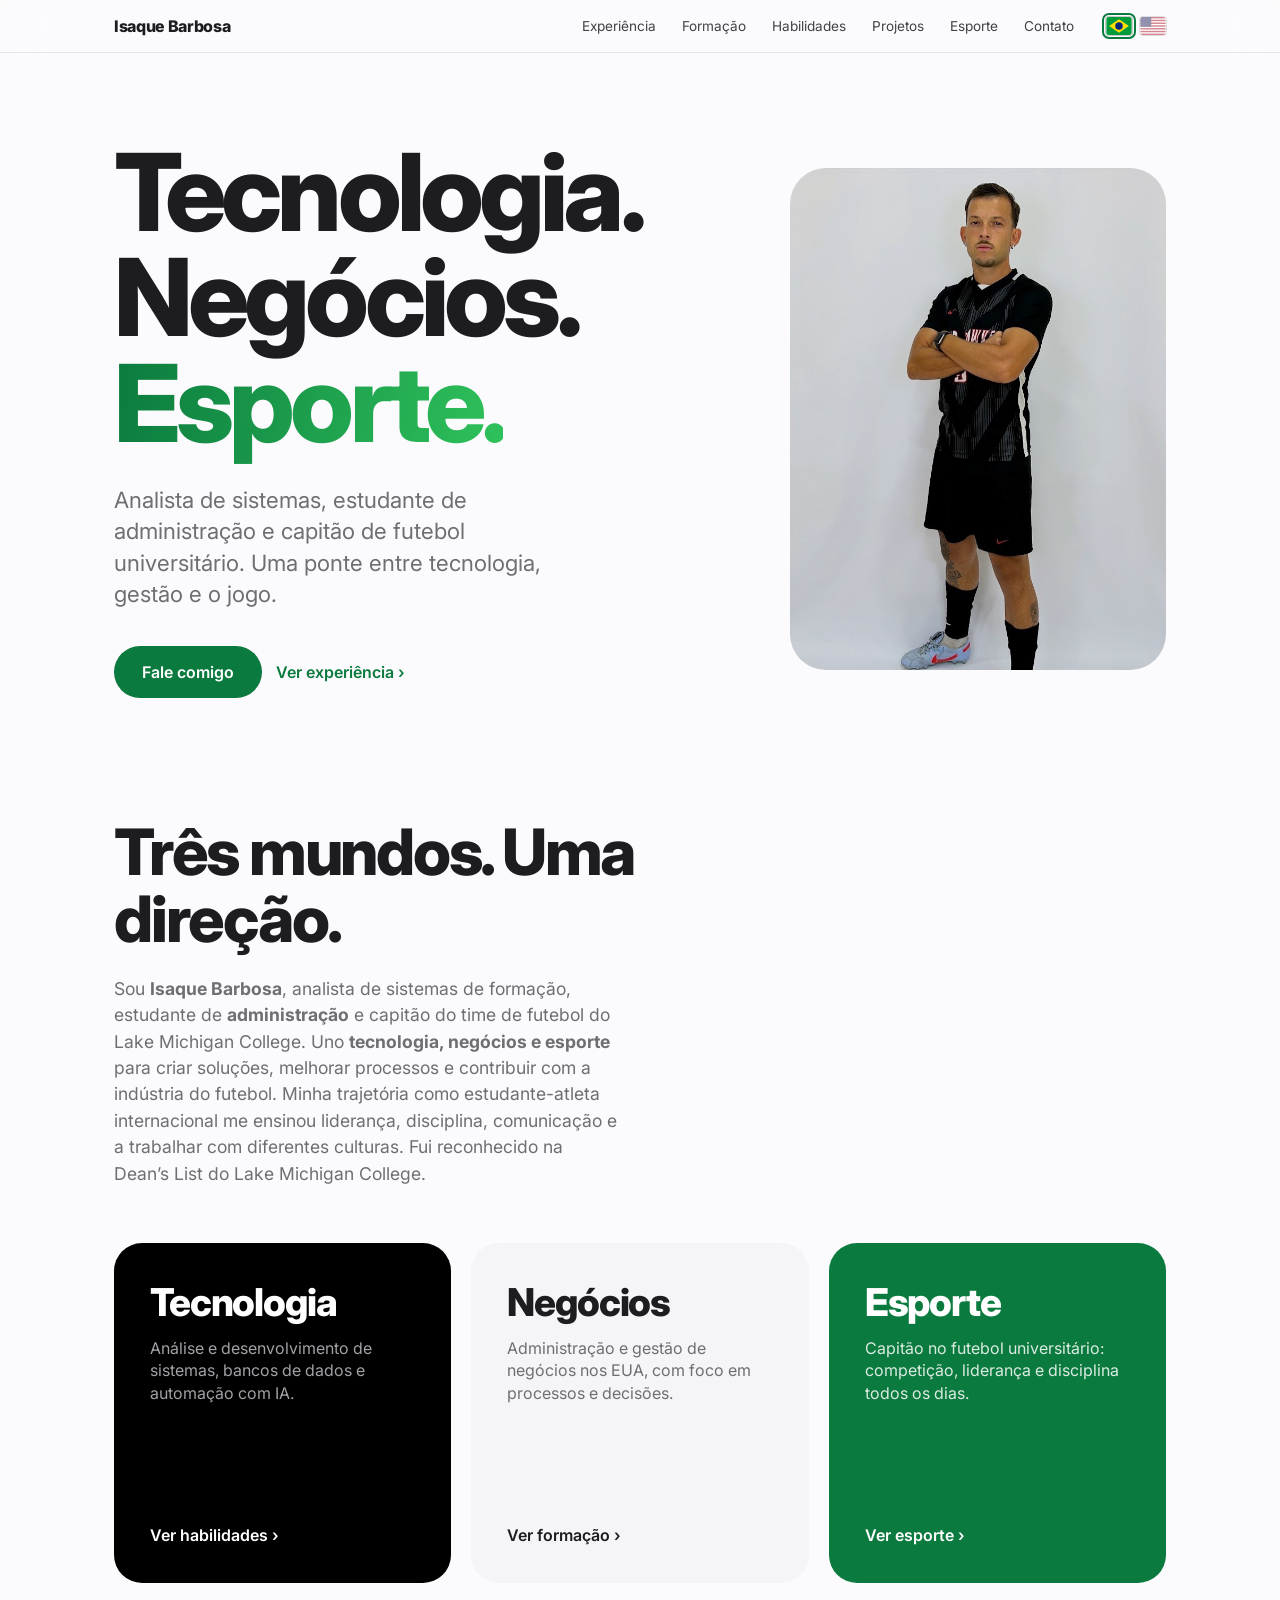
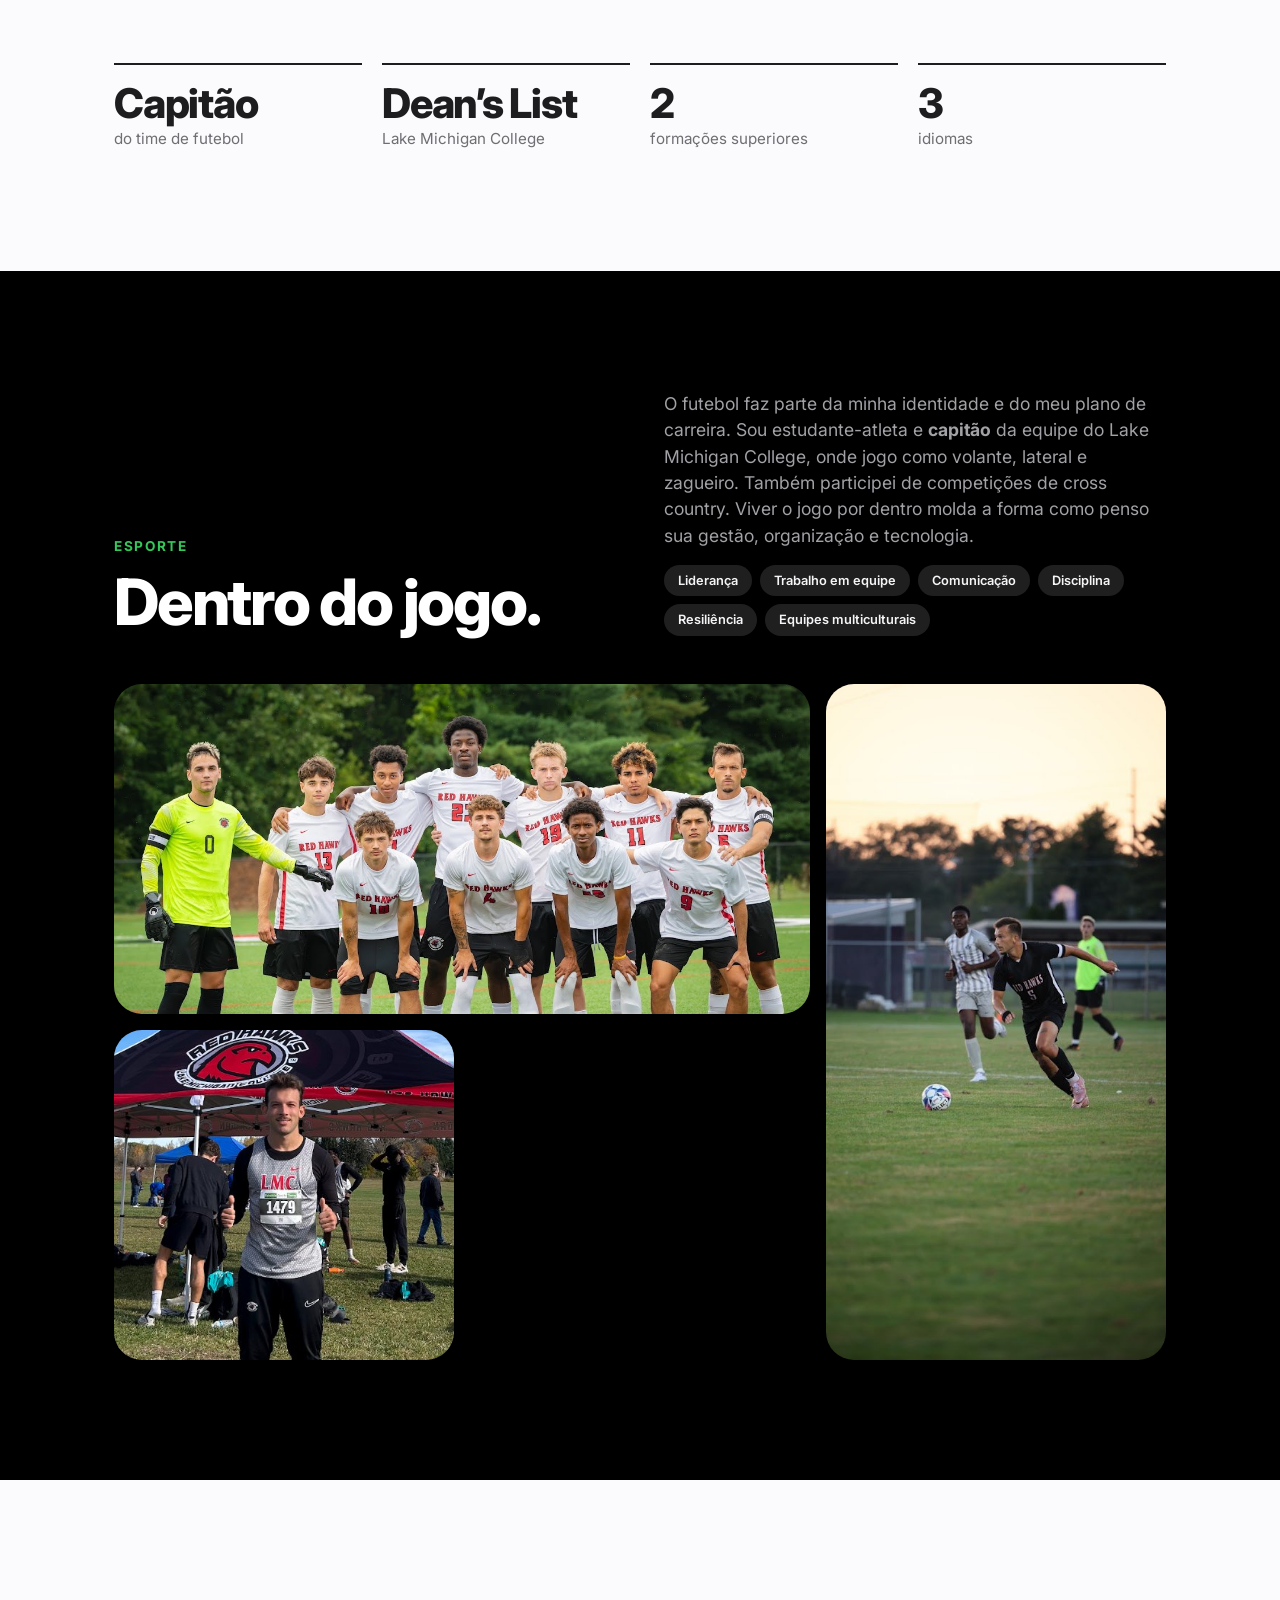
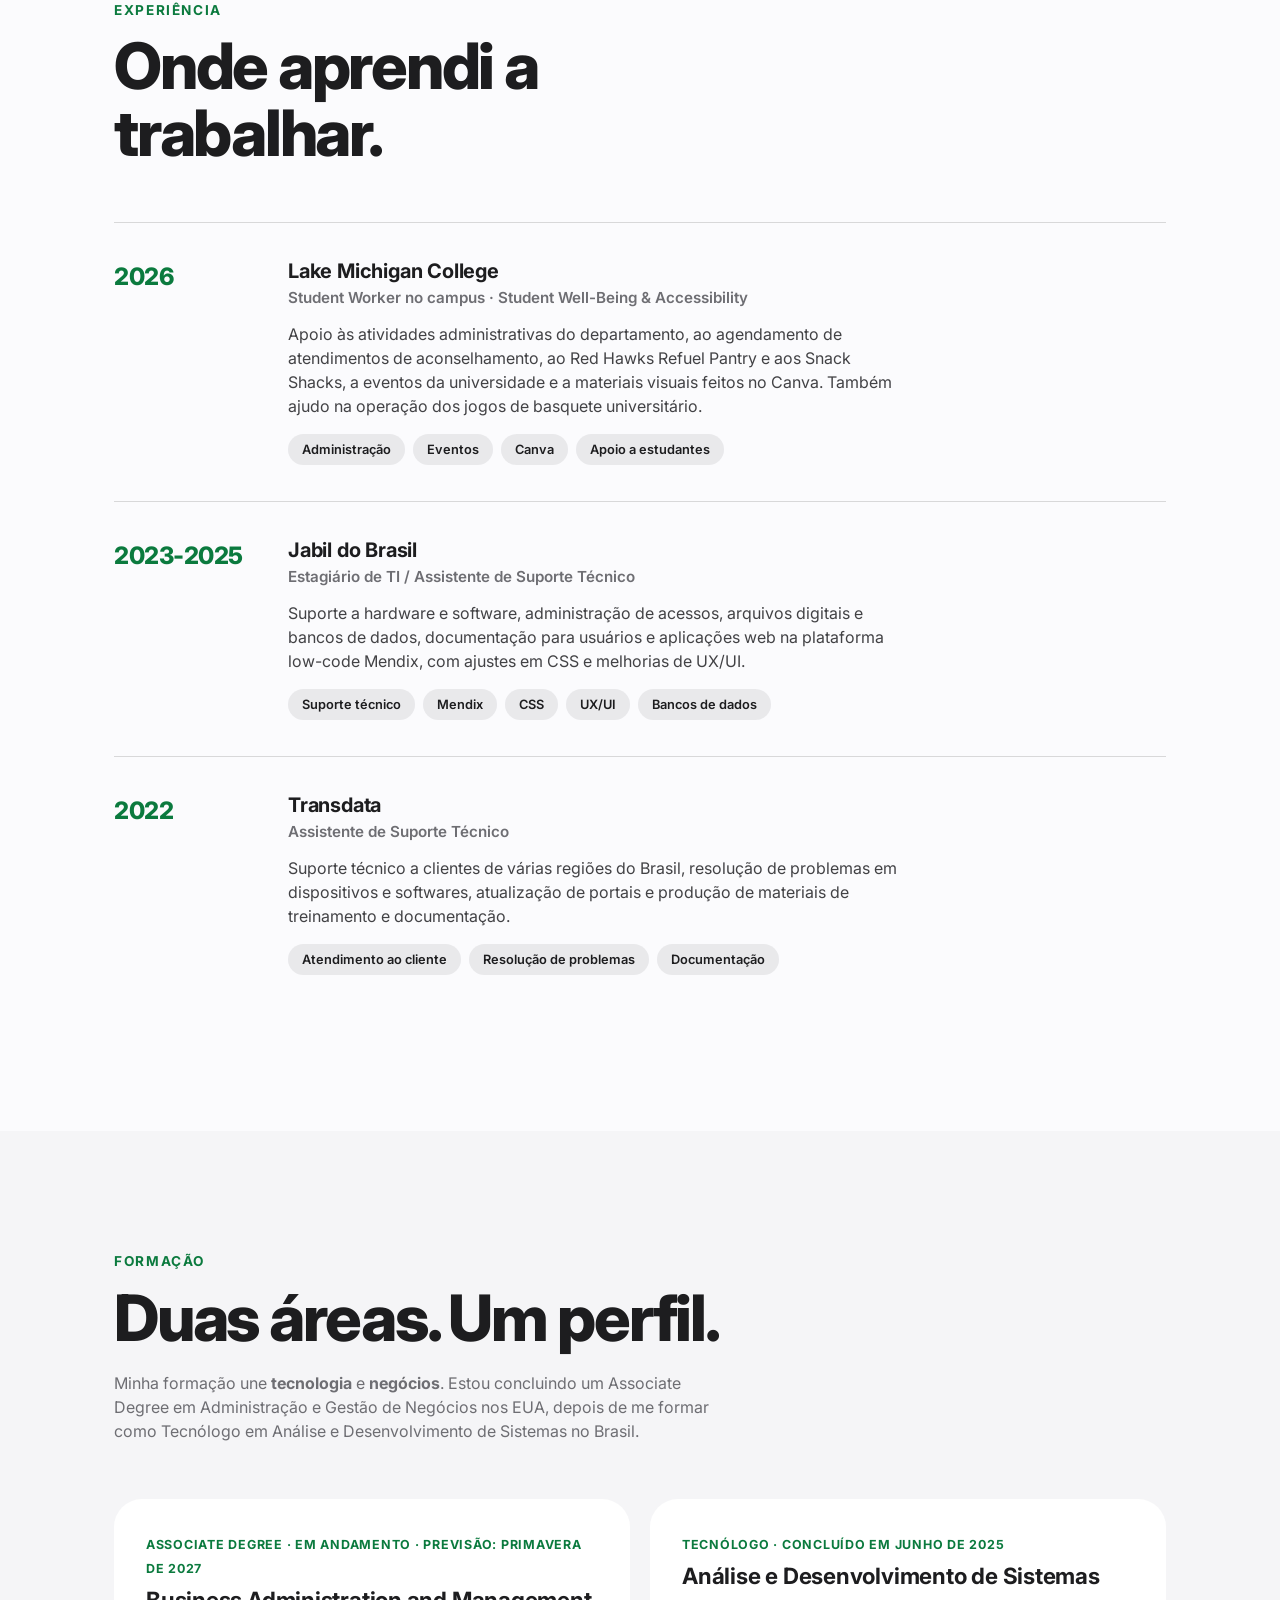
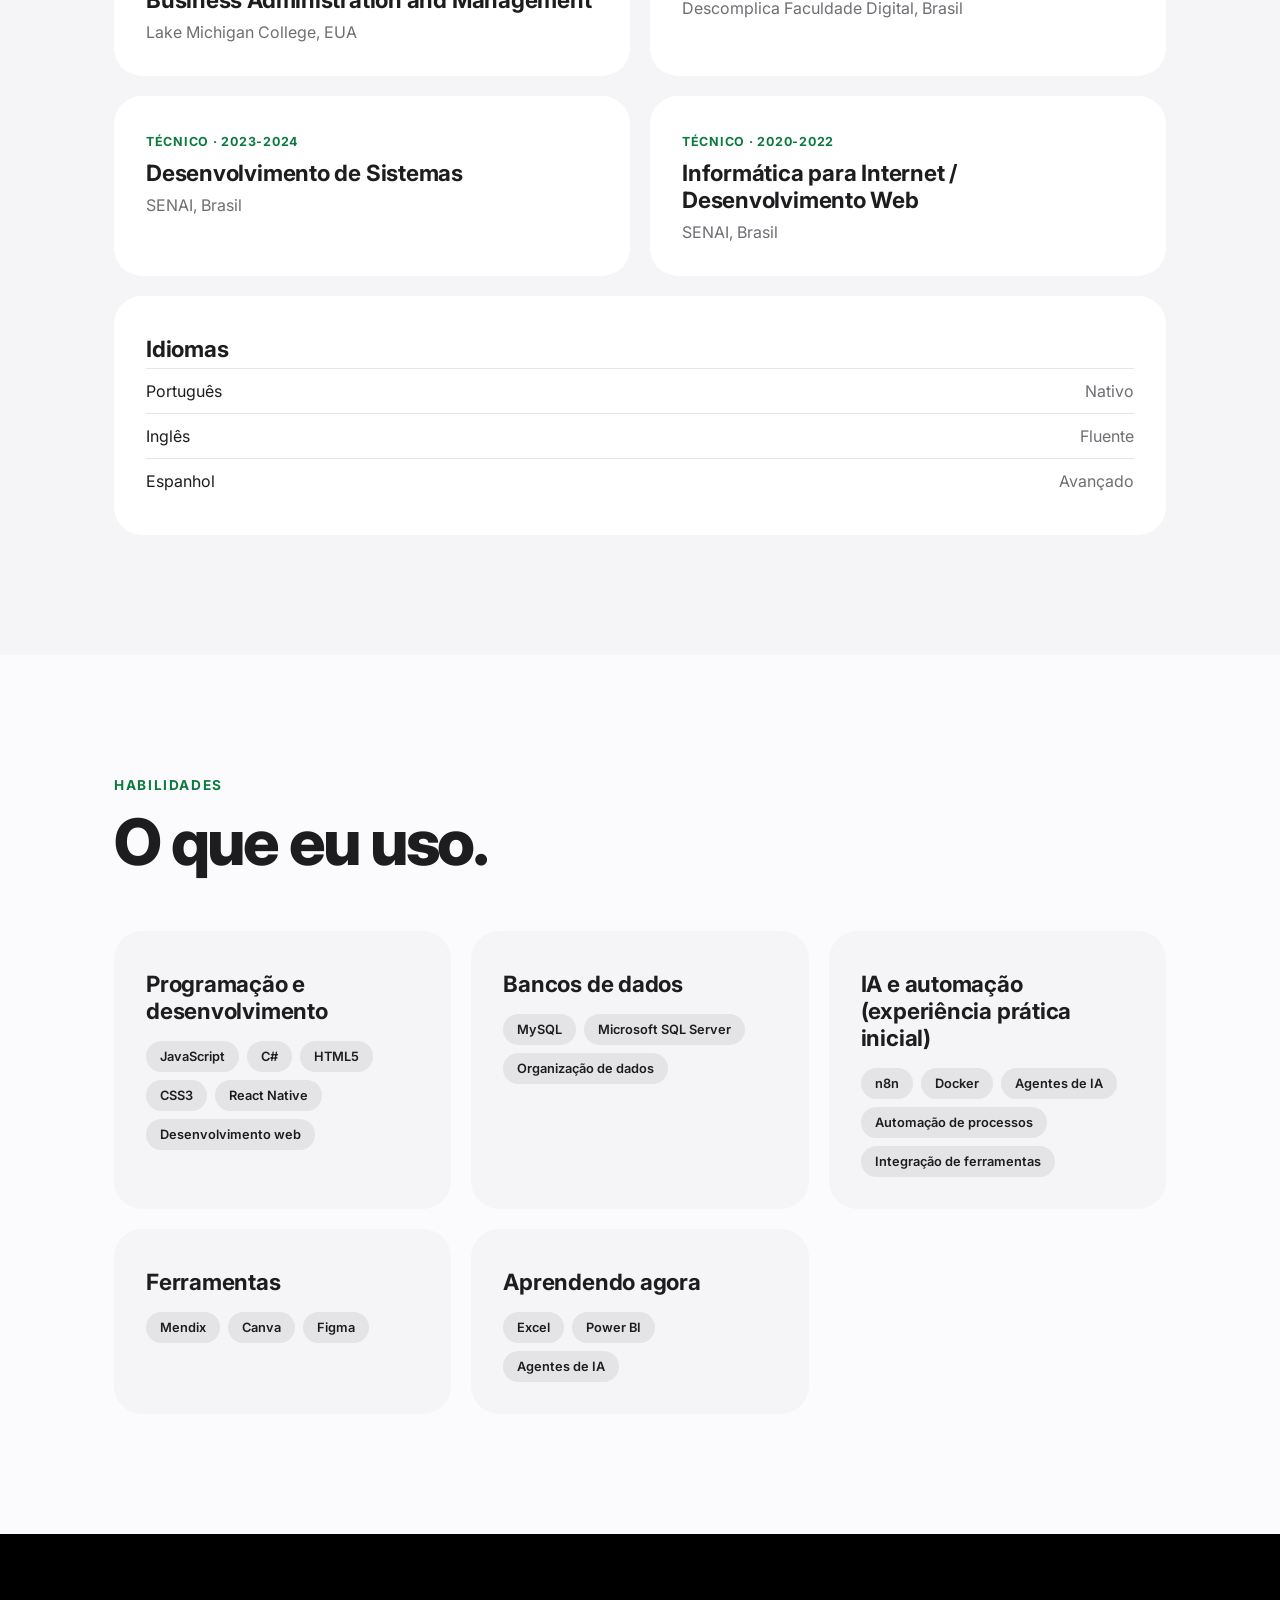
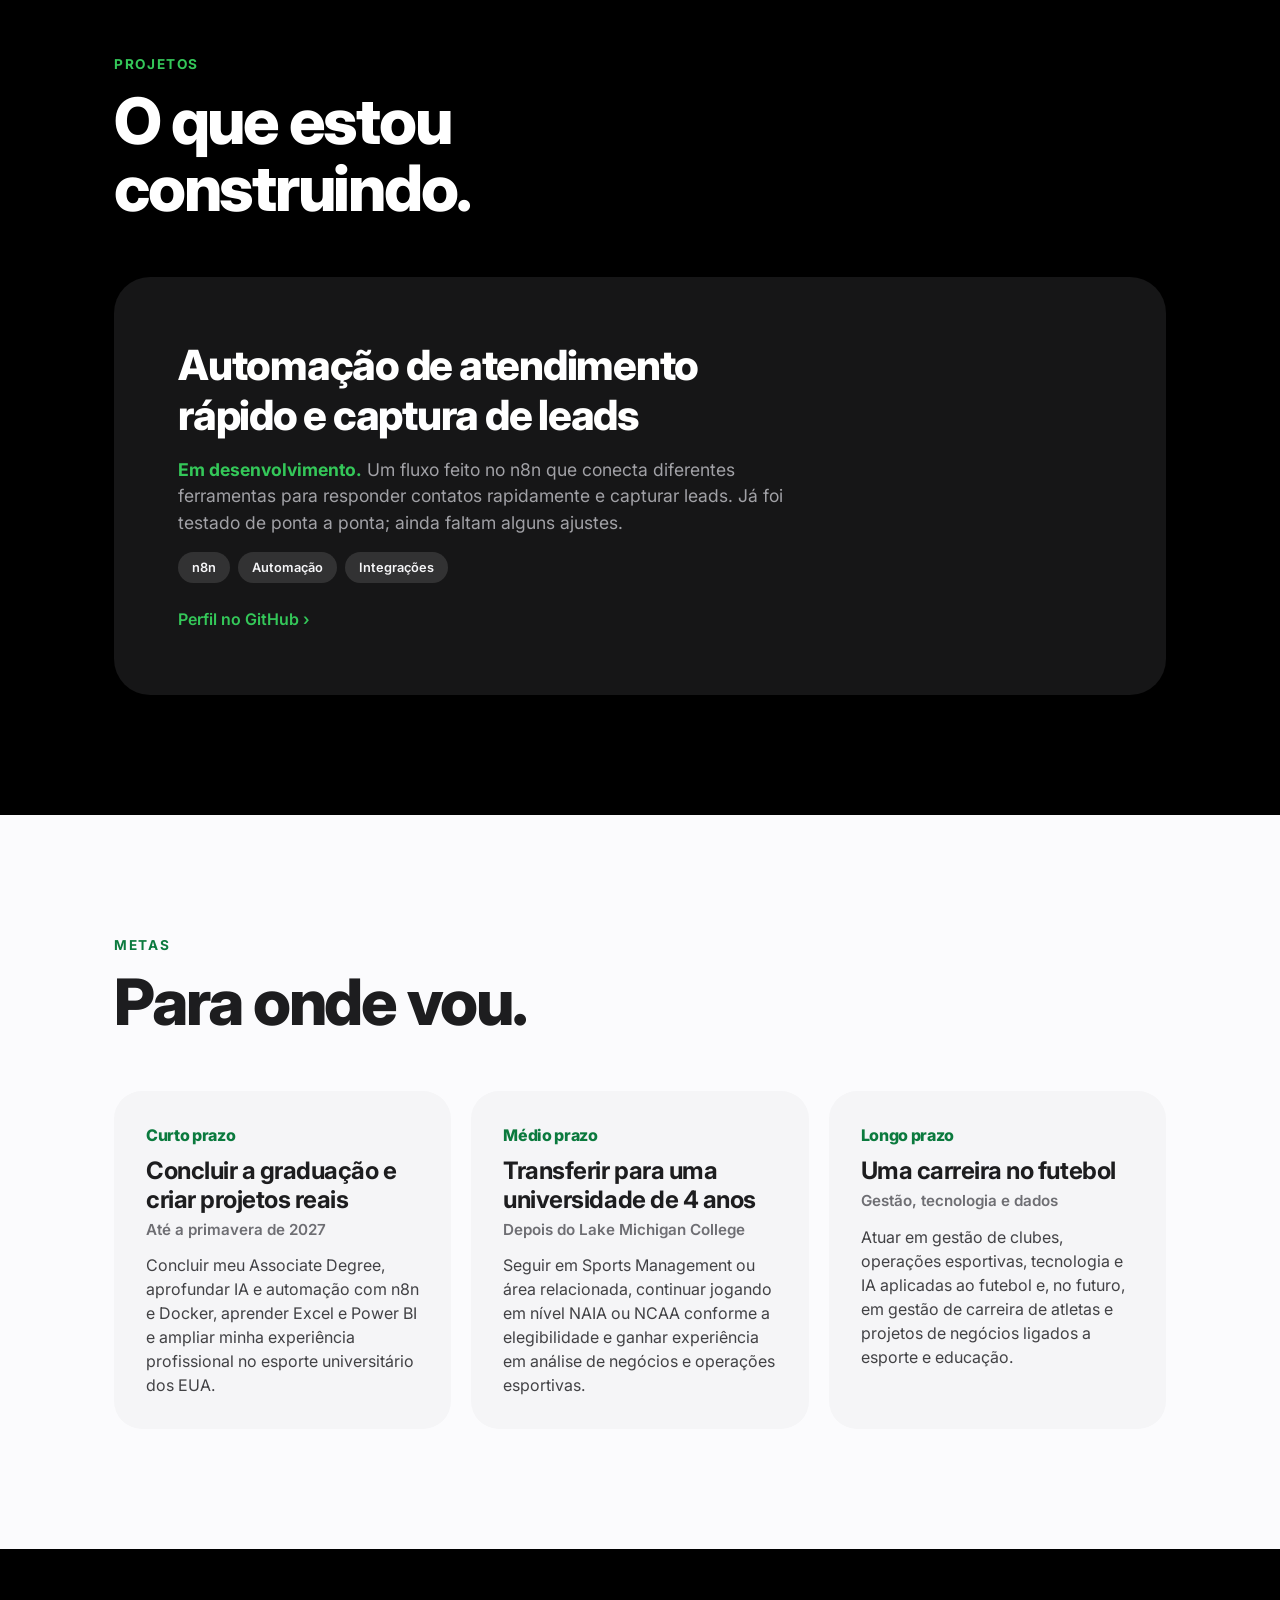
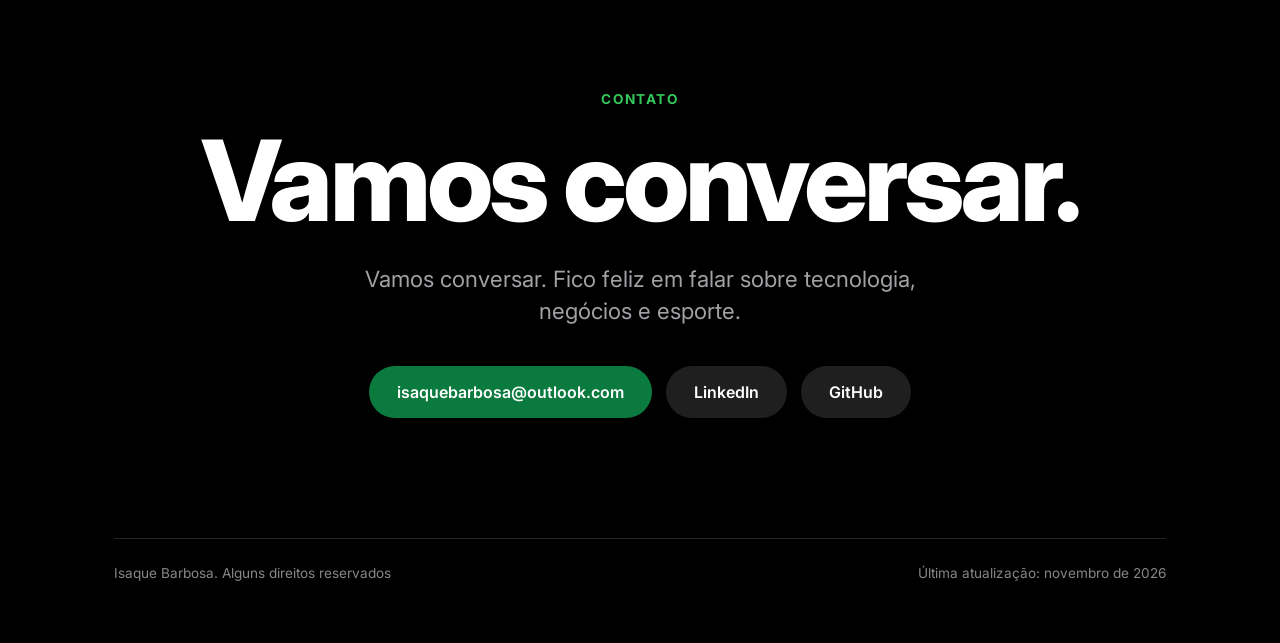
<file: index.html>
<!DOCTYPE html>
<!--
  ================================================================
  CURRÍCULO ONLINE / PORTFÓLIO — ISAQUE BARBOSA
  Esta é a página em português (principal). A versão irmã está em: en/index.html

  COMO EDITAR (sem precisar de programação avançada):
   • Textos: procure o texto aqui no HTML e troque direto.
   • Nova experiência, projeto ou meta: copie um bloco inteiro
     (um <li> ou <article>) e cole logo abaixo do original.
   • Cores, fontes e espaçamentos: arquivo css/site.css (variáveis no topo).
   • Fotos: pasta img/. Se trocar uma foto, mantenha o mesmo nome do arquivo.
   • Ao mudar um texto, lembre de mudar também na página do outro idioma.
   • Ordem da página: topo, três pilares, esporte, experiência,
     formação, habilidades, projetos, metas e contato.
  ================================================================
-->
<html lang="pt-BR">
<head>
  <meta charset="UTF-8">
  <meta name="viewport" content="width=device-width, initial-scale=1.0, viewport-fit=cover">
  <title>Isaque Barbosa | Tecnologia, Negócios e Esporte</title>
  <!-- SEO: título e descrição que aparecem no Google -->
  <meta name="description" content="Isaque Barbosa: analista de sistemas, estudante de administração e capitão de futebol universitário. Tecnologia, negócios e esporte.">
  <meta name="theme-color" content="#fbfbfd">
  <!-- Idiomas: avisa o Google qual é a página em cada idioma -->
  <link rel="canonical" href="https://preeminent-beignet-466def.netlify.app/">
  <link rel="alternate" hreflang="pt-BR" href="https://preeminent-beignet-466def.netlify.app/">
  <link rel="alternate" hreflang="en" href="https://preeminent-beignet-466def.netlify.app/en/">
  <link rel="alternate" hreflang="x-default" href="https://preeminent-beignet-466def.netlify.app/">
  <!-- Pré-visualização ao compartilhar o link (LinkedIn, WhatsApp...) -->
  <meta property="og:type" content="website">
  <meta property="og:title" content="Isaque Barbosa | Tecnologia, Negócios e Esporte">
  <meta property="og:description" content="Isaque Barbosa: analista de sistemas, estudante de administração e capitão de futebol universitário. Tecnologia, negócios e esporte.">
  <meta property="og:url" content="https://preeminent-beignet-466def.netlify.app/">
  <meta property="og:image" content="https://preeminent-beignet-466def.netlify.app/img/og.jpg">
  <meta property="og:locale" content="pt_BR">
  <!-- Fonte Inter (Google Fonts) -->
  <link rel="preconnect" href="https://fonts.googleapis.com">
  <link rel="preconnect" href="https://fonts.gstatic.com" crossorigin>
  <link href="https://fonts.googleapis.com/css2?family=Inter:wght@400;500;600;700;800&display=swap" rel="stylesheet">
  <!-- Todo o visual do site está neste arquivo CSS -->
  <link rel="stylesheet" href="css/site.css">
  <!-- Marca a página como "com JavaScript": as animações de entrada só são escondidas se o JS funcionar -->
  <script>document.documentElement.className+=' js'</script>
  <!-- Menu do celular e animações ao rolar a página -->
  <script src="js/site.js" defer></script>
</head>
<body>
  <!-- MENU FIXO NO TOPO: nome, links das seções e bandeiras para trocar de idioma -->
  <header class="nav"><div class="wrap">
    <a class="logo" href="#top">Isaque Barbosa</a>
    <button class="menu-toggle" type="button" aria-expanded="false" aria-controls="menu" aria-label="Menu">☰</button>
    <nav aria-label="Menu"><ul id="menu"><li><a href="#experiencia">Experiência</a></li><li><a href="#formacao">Formação</a></li><li><a href="#habilidades">Habilidades</a></li><li><a href="#projetos">Projetos</a></li><li><a href="#esporte">Esporte</a></li><li><a href="#contato">Contato</a></li><li class="lang"><a class="bandeira" href="./" hreflang="pt-BR" lang="pt-BR" aria-label="Português (Brasil)" title="Português" aria-current="true"><svg viewBox="0 0 28 20" aria-hidden="true"><rect width="28" height="20" fill="#009c3b"/><path d="M14 2.5 25 10 14 17.5 3 10Z" fill="#ffdf00"/><circle cx="14" cy="10" r="4.2" fill="#002776"/></svg></a><a class="bandeira" href="./en/" hreflang="en" lang="en" aria-label="English (USA)" title="English"><svg viewBox="0 0 28 20" aria-hidden="true"><rect width="28" height="20" fill="#fff"/><rect y="0.00" width="28" height="1.54" fill="#b22234"/><rect y="3.08" width="28" height="1.54" fill="#b22234"/><rect y="6.15" width="28" height="1.54" fill="#b22234"/><rect y="9.23" width="28" height="1.54" fill="#b22234"/><rect y="12.31" width="28" height="1.54" fill="#b22234"/><rect y="15.38" width="28" height="1.54" fill="#b22234"/><rect y="18.46" width="28" height="1.54" fill="#b22234"/><rect width="12" height="10.8" fill="#3c3b6e"/></svg></a></li></ul></nav>
  </div></header>

  <!-- CONTEÚDO PRINCIPAL -->
  <main id="top">
  <!-- 1) TOPO: título grande, frase de apresentação, botões e retrato -->
  <section class="hero"><div class="wrap">
    <div>
      <h1>Tecnologia.<br>Negócios.<br><span class="grad">Esporte.</span></h1>
      <p class="lead">Analista de sistemas, estudante de administração e capitão de futebol universitário. Uma ponte entre tecnologia, gestão e o jogo.</p>
      <div class="acoes">
        <a class="btn" href="#contato">Fale comigo</a>
        <a class="link" href="#experiencia">Ver experiência ›</a>
        <!-- Para ativar o currículo em PDF, coloque o arquivo em cv/Isaque-Barbosa-CV.pdf e remova os marcadores:
        <a class="link" href="cv/Isaque-Barbosa-CV.pdf" download>Baixar currículo ↓</a>
        -->
      </div>
    </div>
    <!-- Retrato: para trocar a foto, substitua o arquivo img/retrato.jpg -->
    <div class="retrato"><img src="img/retrato.jpg" alt="Retrato de Isaque com o uniforme do Red Hawks" width="772" height="945"></div>
  </div></section>

  <!-- 2) TRÊS PILARES: texto de apresentação, cartões de Tecnologia/Negócios/Esporte e destaques -->
  <section style="padding-top:40px"><div class="wrap">
    <div class="intro"><div><h2 class="rv">Três mundos. Uma direção.</h2></div><p class="rv">Sou <strong>Isaque Barbosa</strong>, analista de sistemas de formação, estudante de <strong>administração</strong> e capitão do time de futebol do Lake Michigan College.  Uno <strong>tecnologia, negócios e esporte</strong> para criar soluções, melhorar processos e contribuir com a indústria do futebol. Minha trajetória como estudante-atleta internacional me ensinou liderança, disciplina, comunicação e a trabalhar com diferentes culturas. Fui reconhecido na Dean’s List do Lake Michigan College.</p></div>
    <!-- Cada link <a class="pilar"> é um cartão; o href leva à seção correspondente -->
    <div class="pilares"><a class="pilar p1 rv" href="#habilidades"><div><h3>Tecnologia</h3><p>Análise e desenvolvimento de sistemas, bancos de dados e automação com IA.</p></div><span>Ver habilidades ›</span></a><a class="pilar p2 rv" href="#formacao"><div><h3>Negócios</h3><p>Administração e gestão de negócios nos EUA, com foco em processos e decisões.</p></div><span>Ver formação ›</span></a><a class="pilar p3 rv" href="#esporte"><div><h3>Esporte</h3><p>Capitão no futebol universitário: competição, liderança e disciplina todos os dias.</p></div><span>Ver esporte ›</span></a></div>
    <!-- Destaques rápidos: cada <li> tem um valor em negrito <b> e uma legenda -->
    <ul class="stats"><li class="rv"><b>Capitão</b><span>do time de futebol</span></li><li class="rv"><b>Dean’s List</b><span>Lake Michigan College</span></li><li class="rv"><b>2</b><span>formações superiores</span></li><li class="rv"><b>3</b><span>idiomas</span></li></ul>
  </div></section>

  <!-- 3) ESPORTE (fundo escuro): texto sobre o futebol, qualidades e galeria de fotos -->
  <section class="dark" id="esporte"><div class="wrap">
    <div class="esp-top"><div><p class="kicker rv">Esporte</p><h2 class="rv">Dentro do jogo.</h2></div><div class="rv"><p style="font-size:1.1rem">O futebol faz parte da minha identidade e do meu plano de carreira. Sou estudante-atleta e <strong>capitão</strong> da equipe do Lake Michigan College, onde jogo como volante, lateral e zagueiro. Também participei de competições de cross country. Viver o jogo por dentro molda a forma como penso sua gestão, organização e tecnologia.</p><ul class="pills"><li>Liderança</li><li>Trabalho em equipe</li><li>Comunicação</li><li>Disciplina</li><li>Resiliência</li><li>Equipes multiculturais</li></ul></div></div>
    <!-- Galeria: três fotos (time, jogo, cross country). Sempre preencha o alt, que descreve a imagem -->
    <div class="galeria">
      <figure class="g1 rv"><img src="img/time.jpg" alt="Time de futebol do Lake Michigan College (Red Hawks) antes de um jogo" width="1226" height="817" loading="lazy"></figure>
      <figure class="g2 rv"><img src="img/jogo.jpg" alt="Isaque em jogo pelo Red Hawks" width="630" height="945" loading="lazy"></figure>
      <figure class="g3 rv"><img src="img/cross.jpg" alt="Isaque em uma prova de cross country pelo LMC" width="446" height="718" loading="lazy"></figure>
    </div>
  </div></section>

  <!-- 4) EXPERIÊNCIA PROFISSIONAL: linha do tempo, da mais recente para a mais antiga -->
  <section id="experiencia"><div class="wrap"><p class="kicker rv">Experiência</p><h2 class="rv">Onde aprendi a trabalhar.</h2>
    <!-- Cada <li> é uma experiência: ano, empresa, cargo, descrição e etiquetas. Copie um <li> para adicionar outra -->
    <ul class="linha"><li class="rv"><span class="ano">2026</span><div><h3>Lake Michigan College</h3><p class="role">Student Worker no campus · Student Well-Being &amp; Accessibility</p><p>Apoio às atividades administrativas do departamento, ao agendamento de atendimentos de aconselhamento, ao Red Hawks Refuel Pantry e aos Snack Shacks, a eventos da universidade e a materiais visuais feitos no Canva. Também ajudo na operação dos jogos de basquete universitário.</p><ul class="pills"><li>Administração</li><li>Eventos</li><li>Canva</li><li>Apoio a estudantes</li></ul></div></li><li class="rv"><span class="ano">2023-2025</span><div><h3>Jabil do Brasil</h3><p class="role">Estagiário de TI / Assistente de Suporte Técnico</p><p>Suporte a hardware e software, administração de acessos, arquivos digitais e bancos de dados, documentação para usuários e aplicações web na plataforma low-code Mendix, com ajustes em CSS e melhorias de UX/UI.</p><ul class="pills"><li>Suporte técnico</li><li>Mendix</li><li>CSS</li><li>UX/UI</li><li>Bancos de dados</li></ul></div></li><li class="rv"><span class="ano">2022</span><div><h3>Transdata</h3><p class="role">Assistente de Suporte Técnico</p><p>Suporte técnico a clientes de várias regiões do Brasil, resolução de problemas em dispositivos e softwares, atualização de portais e produção de materiais de treinamento e documentação.</p><ul class="pills"><li>Atendimento ao cliente</li><li>Resolução de problemas</li><li>Documentação</li></ul></div></li></ul>
    </div></section>

  <!-- 5) FORMAÇÃO ACADÊMICA (fundo cinza claro) -->
  <section class="gray" id="formacao"><div class="wrap"><p class="kicker rv">Formação</p><h2 class="rv">Duas áreas. Um perfil.</h2><p class="rv" style="margin-top:20px;max-width:60ch;color:var(--mut)">Minha formação une <strong>tecnologia</strong> e <strong>negócios</strong>. Estou concluindo um Associate Degree em Administração e Gestão de Negócios nos EUA, depois de me formar como Tecnólogo em Análise e Desenvolvimento de Sistemas no Brasil.</p>
    
    <!-- Cada <li class="card"> é um curso: tipo/status, nome e instituição -->
    <ul class="grade"><li class="card rv"><span class="tipo">Associate Degree · Em andamento · Previsão: primavera de 2027</span><h3>Business Administration and Management</h3><p>Lake Michigan College, EUA</p></li><li class="card rv"><span class="tipo">Tecnólogo · Concluído em junho de 2025</span><h3>Análise e Desenvolvimento de Sistemas</h3><p>Descomplica Faculdade Digital, Brasil</p></li><li class="card rv"><span class="tipo">Técnico · 2023-2024</span><h3>Desenvolvimento de Sistemas</h3><p>SENAI, Brasil</p></li><li class="card rv"><span class="tipo">Técnico · 2020-2022</span><h3>Informática para Internet / Desenvolvimento Web</h3><p>SENAI, Brasil</p></li></ul>
    <div class="grade" style="margin-top:20px">
      <!-- Cartão de idiomas: cada <li> é um idioma e seu nível -->
      <div class="card card--larga rv"><h3>Idiomas</h3><ul class="lista"><li>Português<span>Nativo</span></li><li>Inglês<span>Fluente</span></li><li>Espanhol<span>Avançado</span></li></ul></div></div>
  </div></section>

  <!-- 6) HABILIDADES: cartões agrupados por área; cada <li> dentro de .pills é uma etiqueta -->
  <section id="habilidades"><div class="wrap"><p class="kicker rv">Habilidades</p><h2 class="rv">O que eu uso.</h2>
    <div class="habil"><div class="card rv"><h3>Programação e desenvolvimento</h3><ul class="pills"><li>JavaScript</li><li>C#</li><li>HTML5</li><li>CSS3</li><li>React Native</li><li>Desenvolvimento web</li></ul></div><div class="card rv"><h3>Bancos de dados</h3><ul class="pills"><li>MySQL</li><li>Microsoft SQL Server</li><li>Organização de dados</li></ul></div><div class="card rv"><h3>IA e automação (experiência prática inicial)</h3><ul class="pills"><li>n8n</li><li>Docker</li><li>Agentes de IA</li><li>Automação de processos</li><li>Integração de ferramentas</li></ul></div><div class="card rv"><h3>Ferramentas</h3><ul class="pills"><li>Mendix</li><li>Canva</li><li>Figma</li></ul></div><div class="card rv"><h3>Aprendendo agora</h3><ul class="pills"><li>Excel</li><li>Power BI</li><li>Agentes de IA</li></ul></div></div>
    </div></section>

  <!-- 7) PROJETOS (fundo escuro): cada <article class="proj"> é um projeto. Copie para adicionar outro -->
  <section class="dark" id="projetos"><div class="wrap"><p class="kicker rv">Projetos</p><h2 class="rv">O que estou construindo.</h2><article class="proj rv">
        <!-- Adicione um print em img/projeto-n8n.jpg e remova os marcadores:
        <img src="img/projeto-n8n.jpg" alt="Automação de atendimento rápido e captura de leads" width="640" height="400" loading="lazy">
        -->
        <h3>Automação de atendimento rápido e captura de leads</h3><p><span class="projeto-status">Em desenvolvimento.</span> Um fluxo feito no n8n que conecta diferentes ferramentas para responder contatos rapidamente e capturar leads. Já foi testado de ponta a ponta; ainda faltam alguns ajustes.</p><ul class="pills"><li>n8n</li><li>Automação</li><li>Integrações</li></ul><a class="link" href="https://github.com/IsaqueBar21" target="_blank" rel="noopener noreferrer">Perfil no GitHub ›</a></article></div></section>

  <!-- 8) METAS: curto, médio e longo prazo (cada <li class="meta"> é uma etapa) -->
  <section id="metas"><div class="wrap"><p class="kicker rv">Metas</p><h2 class="rv">Para onde vou.</h2><ul class="metas"><li class="meta rv"><span class="ano">Curto prazo</span><h3>Concluir a graduação e criar projetos reais</h3><p class="role">Até a primavera de 2027</p><p>Concluir meu Associate Degree, aprofundar IA e automação com n8n e Docker, aprender Excel e Power BI e ampliar minha experiência profissional no esporte universitário dos EUA.</p></li><li class="meta rv"><span class="ano">Médio prazo</span><h3>Transferir para uma universidade de 4 anos</h3><p class="role">Depois do Lake Michigan College</p><p>Seguir em Sports Management ou área relacionada, continuar jogando em nível NAIA ou NCAA conforme a elegibilidade e ganhar experiência em análise de negócios e operações esportivas.</p></li><li class="meta rv"><span class="ano">Longo prazo</span><h3>Uma carreira no futebol</h3><p class="role">Gestão, tecnologia e dados</p><p>Atuar em gestão de clubes, operações esportivas, tecnologia e IA aplicadas ao futebol e, no futuro, em gestão de carreira de atletas e projetos de negócios ligados a esporte e educação.</p></li></ul></div></section>
  </main>

  <!-- 9) CONTATO E RODAPÉ: e-mail, LinkedIn, GitHub e data da última atualização -->
  <footer class="dark contato" id="contato"><div class="wrap">
    <p class="kicker rv">Contato</p>
    <h2 class="rv" style="margin:0 auto">Vamos conversar.</h2>
    <p class="lead rv">Vamos conversar. Fico feliz em falar sobre tecnologia, negócios e esporte.</p>
    <!-- Botões de contato: altere os links aqui se mudar de e-mail ou perfil -->
    <div class="acoes rv">
      <a class="btn" href="mailto:isaquebarbosa@outlook.com">isaquebarbosa@outlook.com</a>
      <a class="btn alt" href="https://www.linkedin.com/in/isaque-barbosa2021dev/" target="_blank" rel="noopener noreferrer">LinkedIn</a>
      <a class="btn alt" href="https://github.com/IsaqueBar21" target="_blank" rel="noopener noreferrer">GitHub</a>
    </div>
    <!-- Atualize a data de "última atualização" sempre que mexer no site -->
    <div class="rodape"><span>Isaque Barbosa. Alguns direitos reservados</span><span>Última atualização: novembro de 2026</span></div>
  </div></footer>
</body>
</html>
</file>
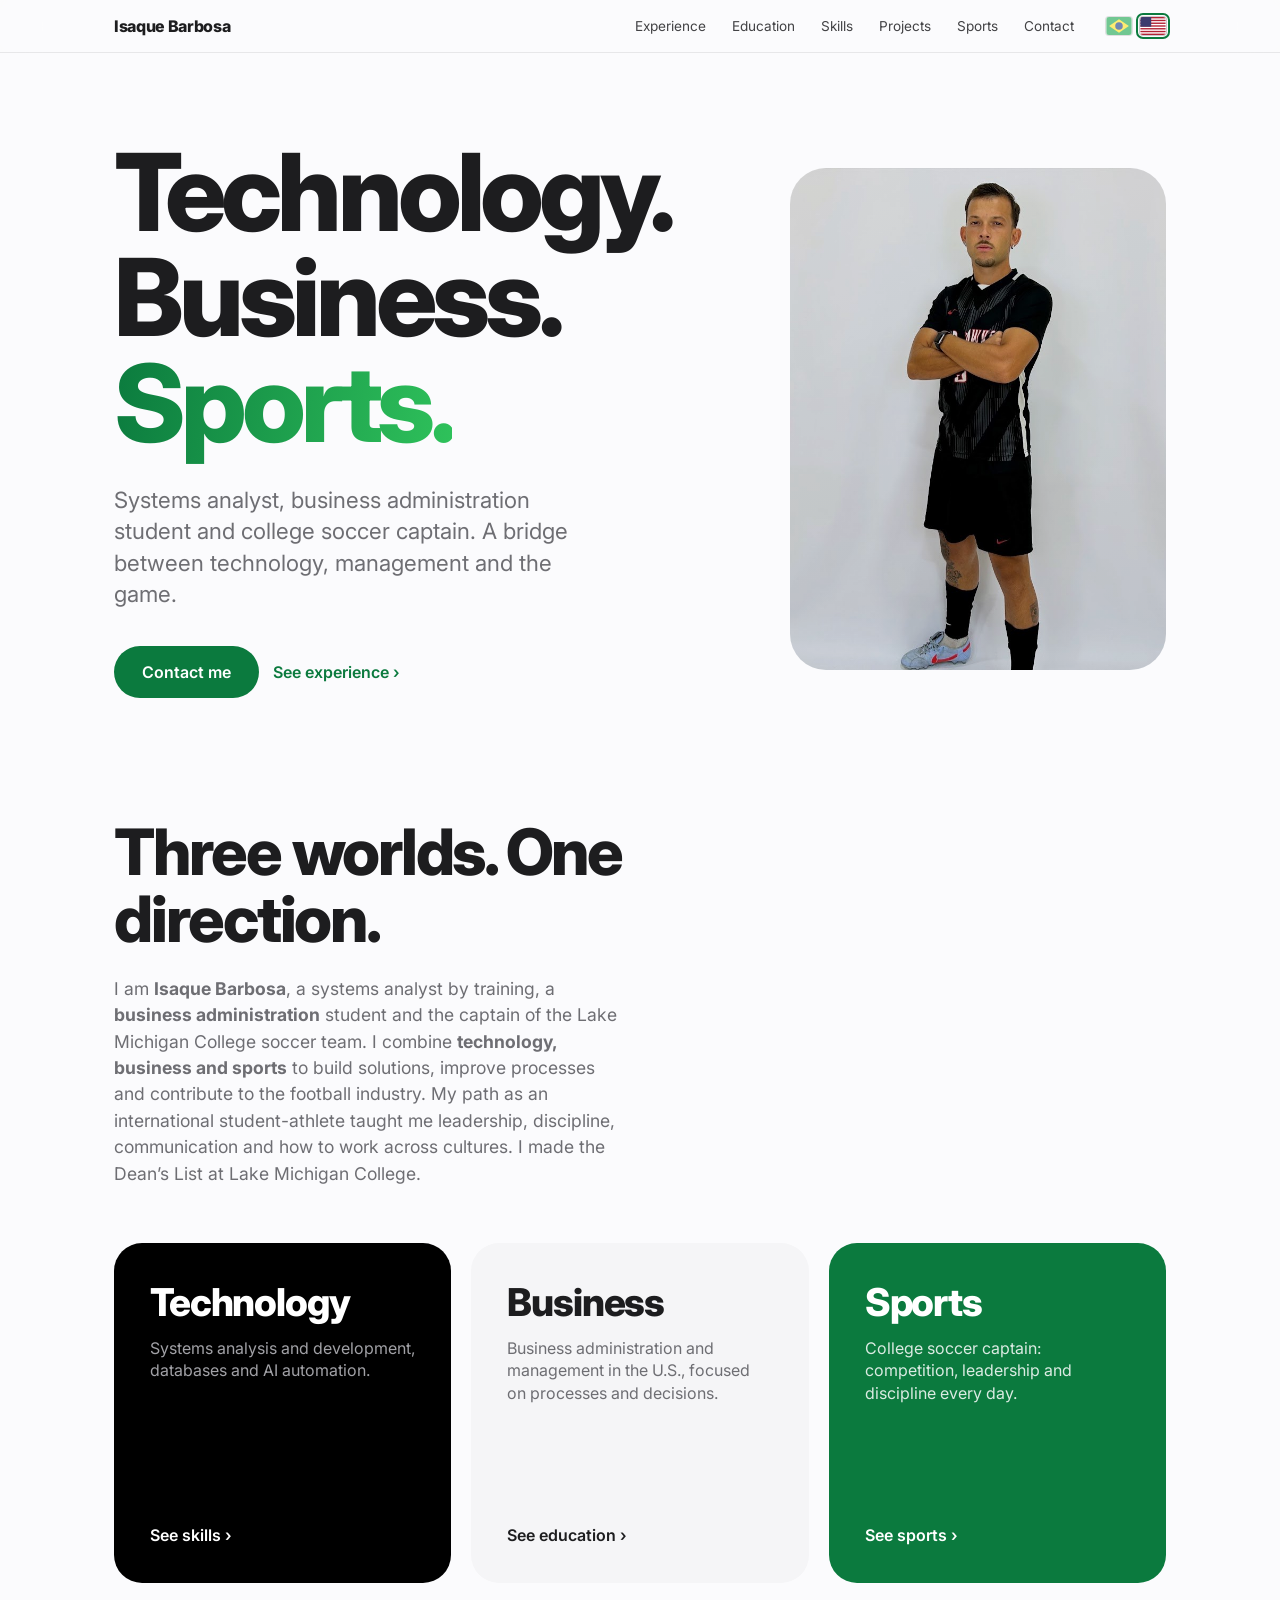
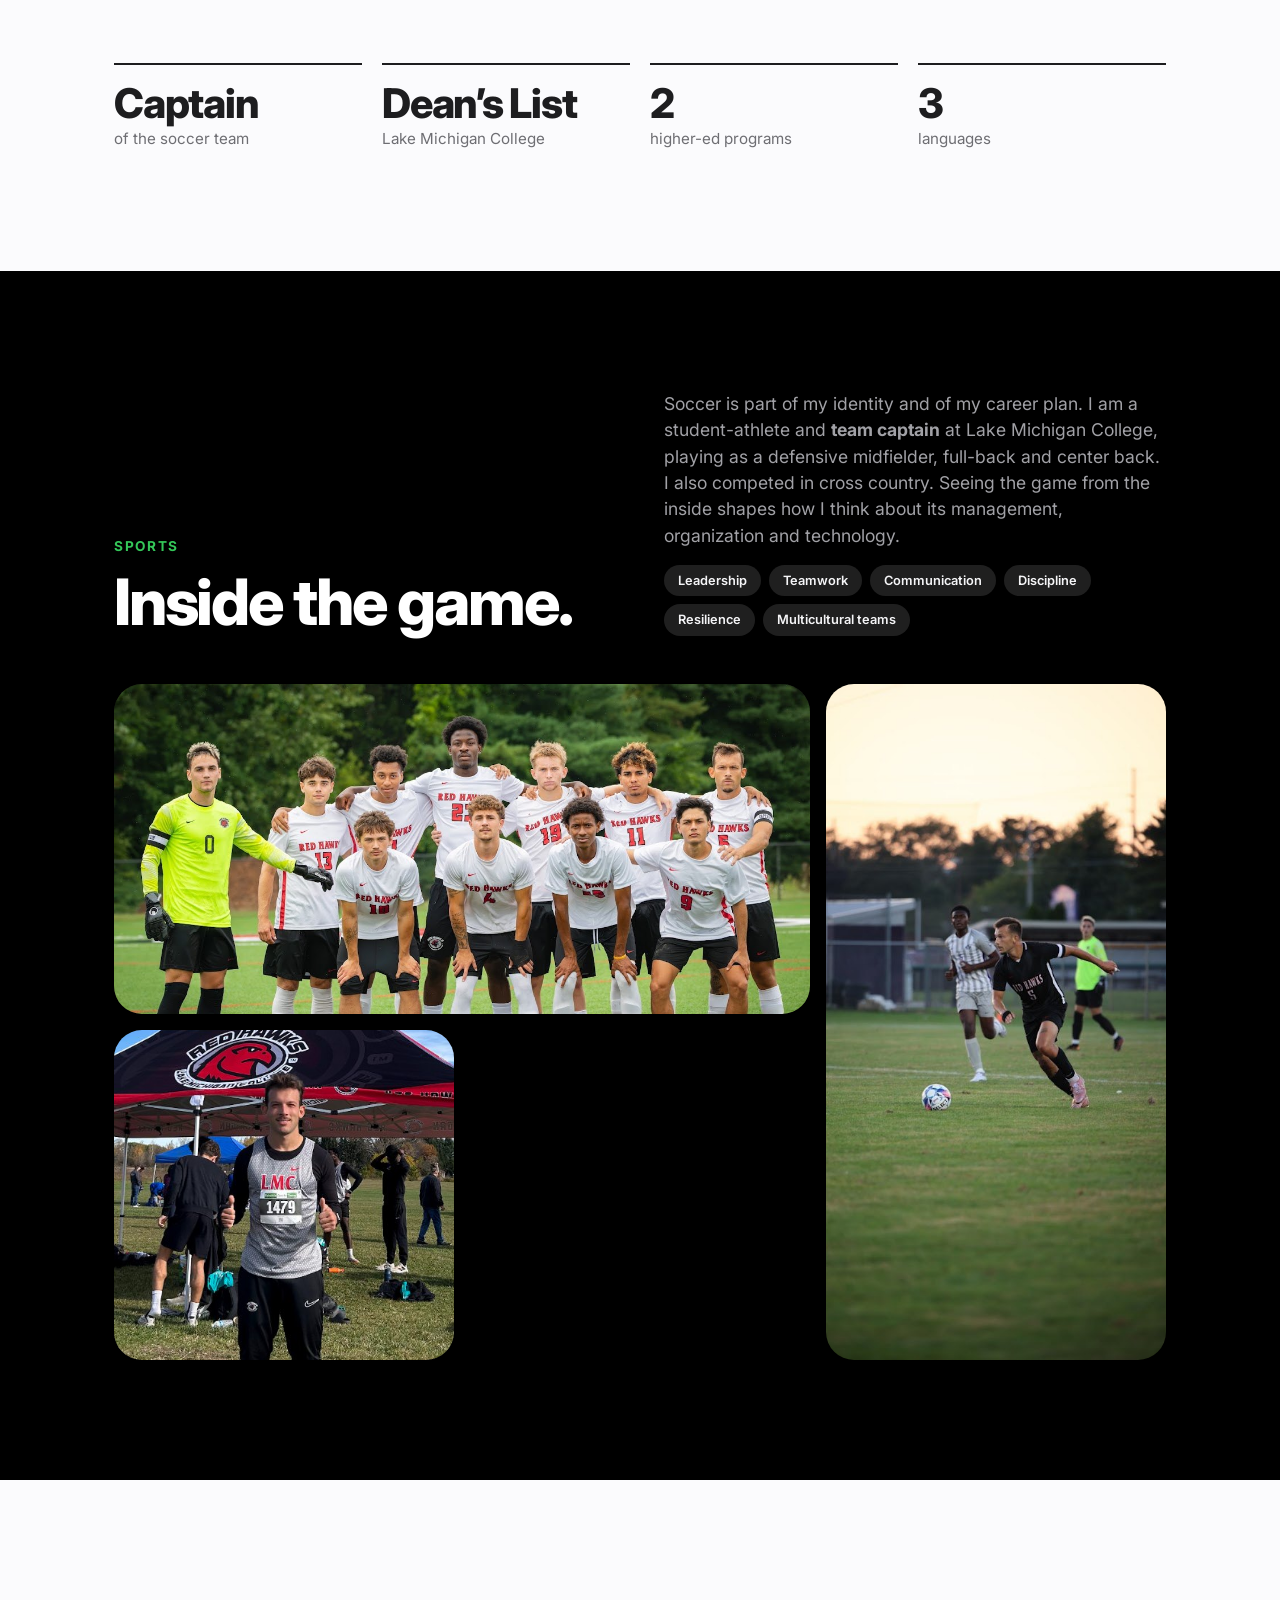
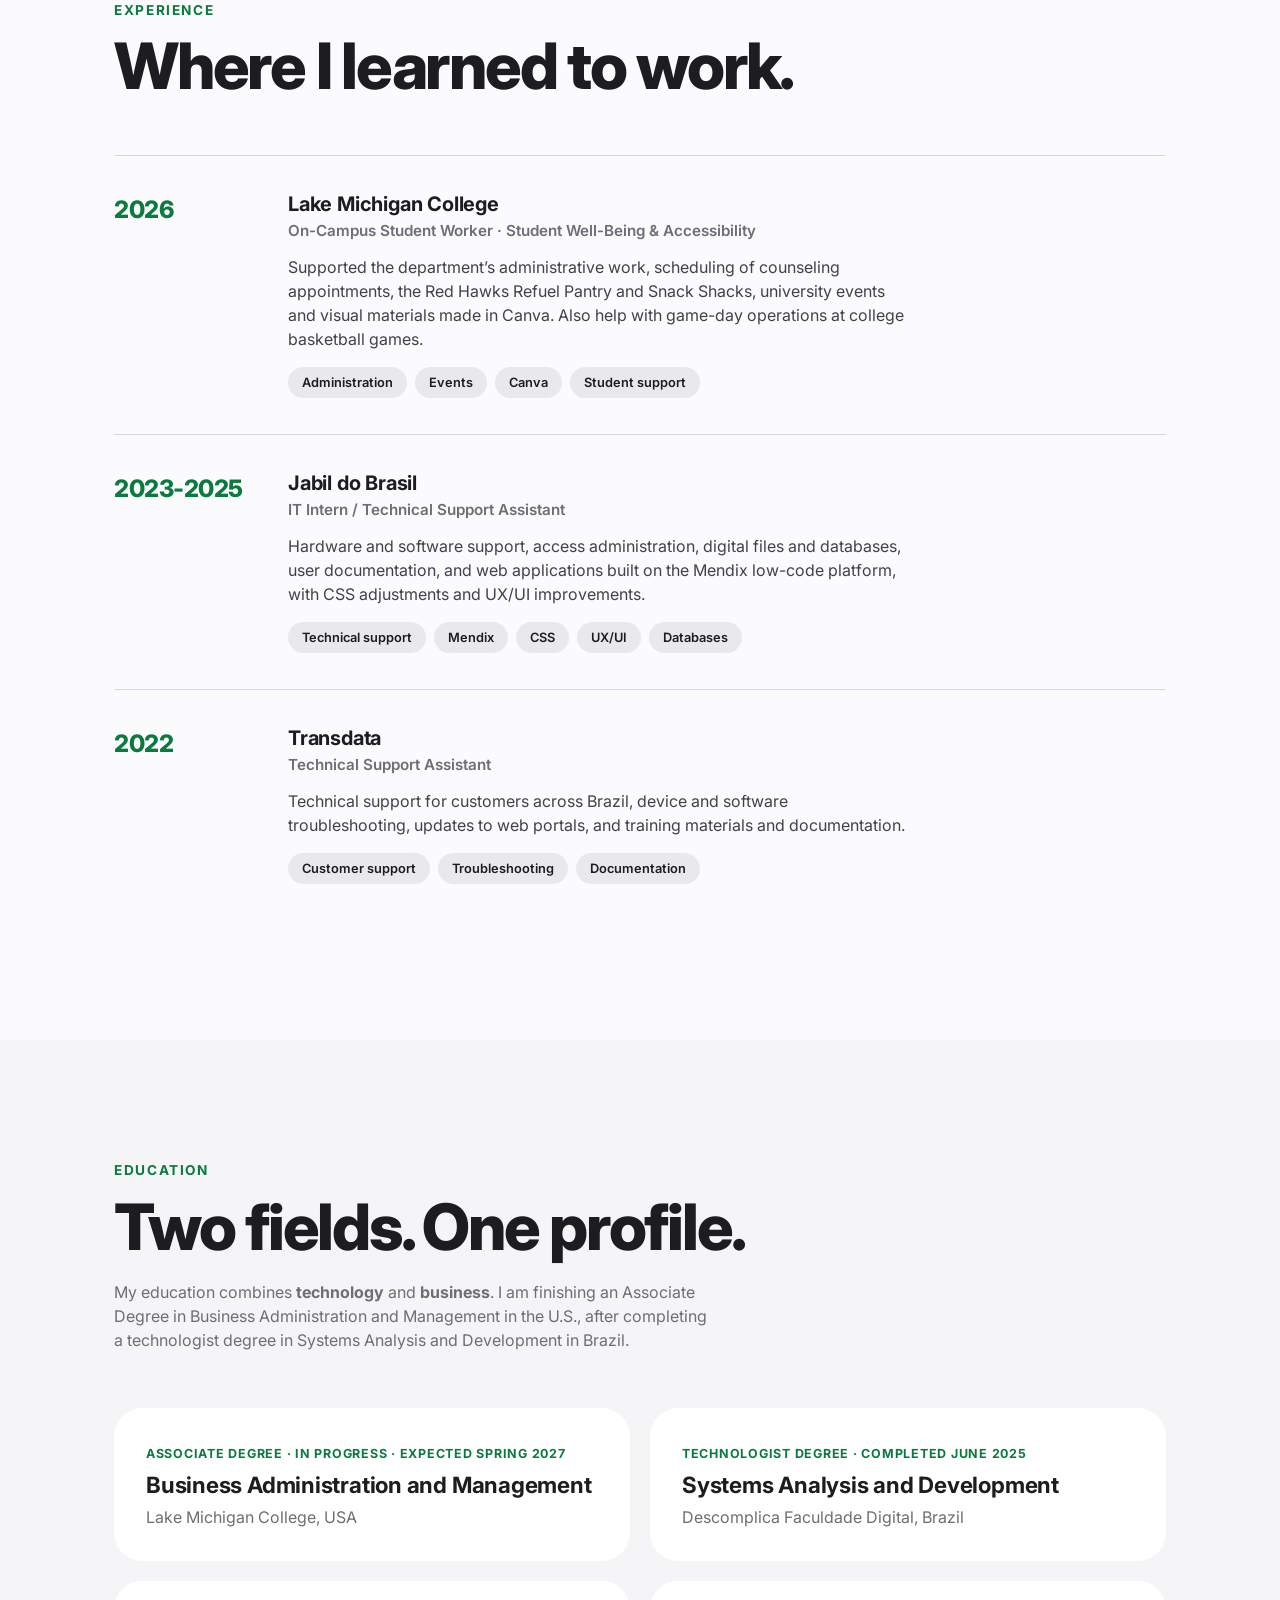
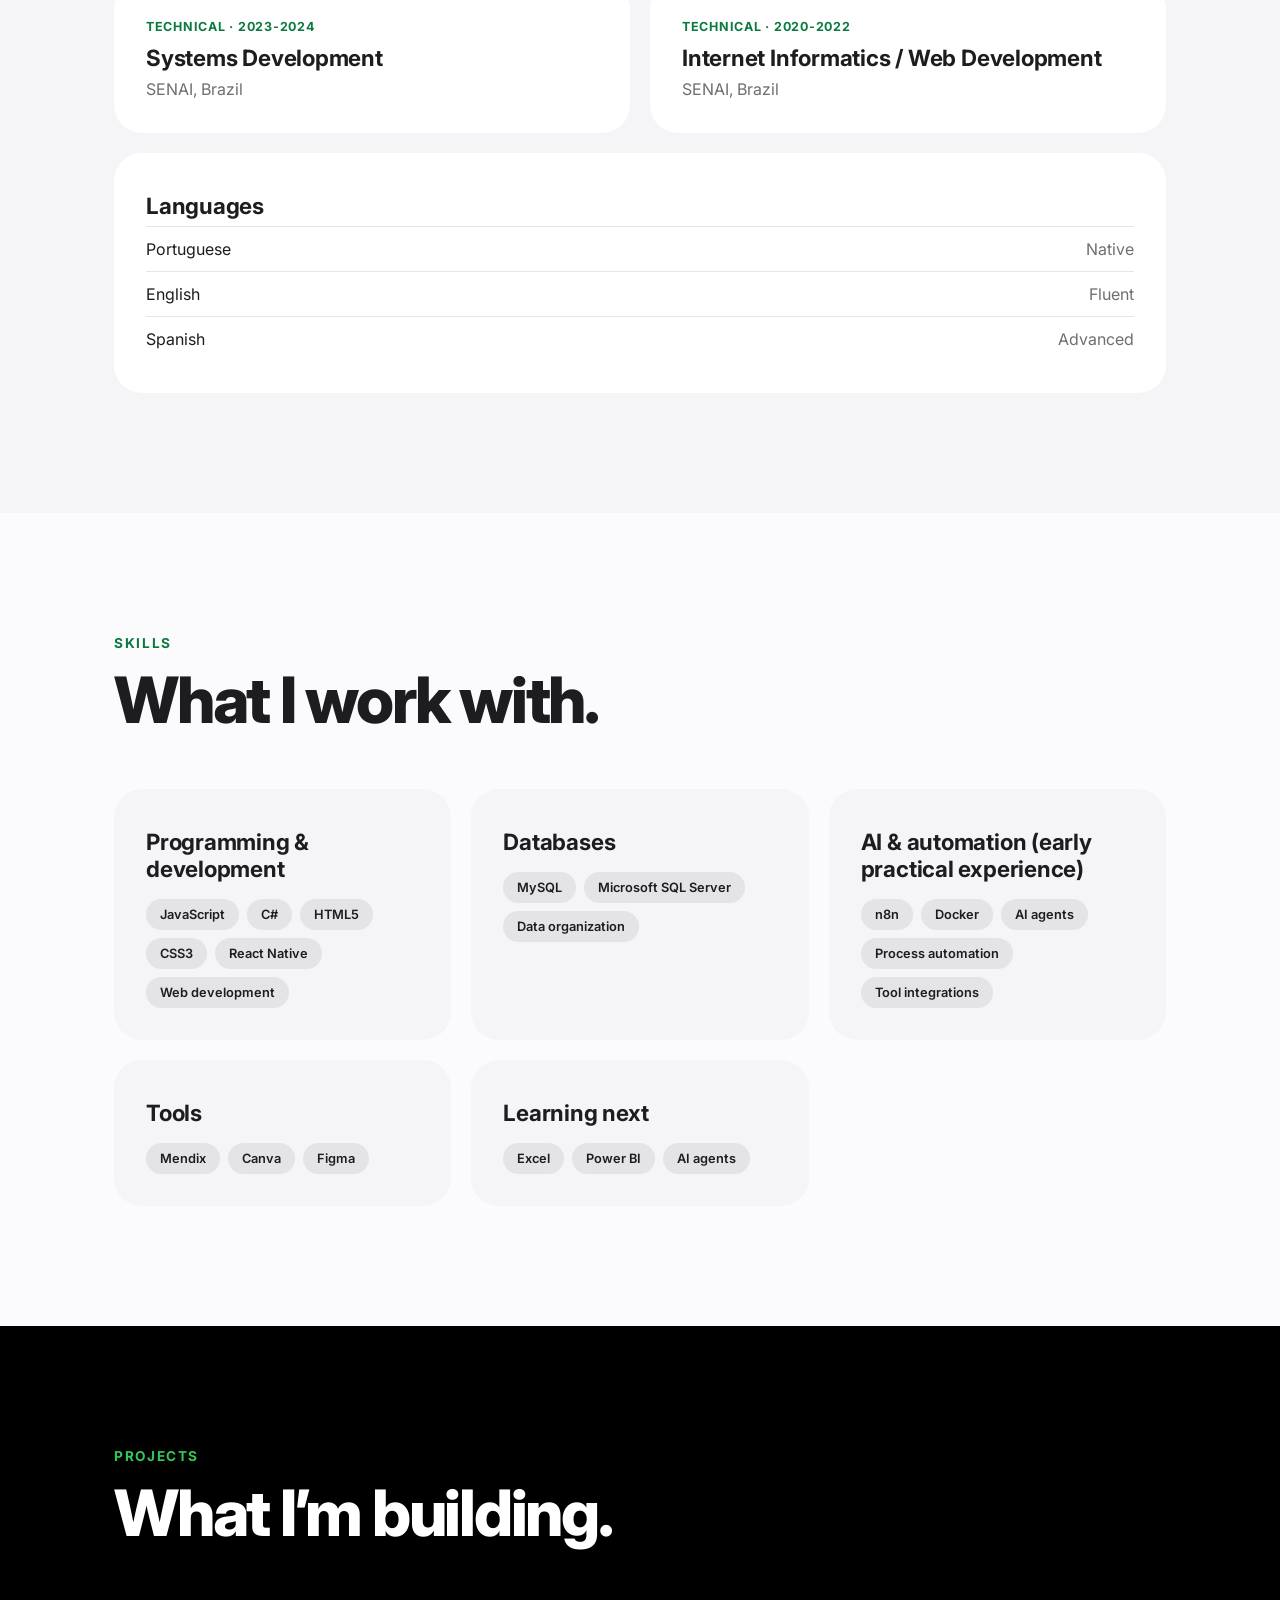
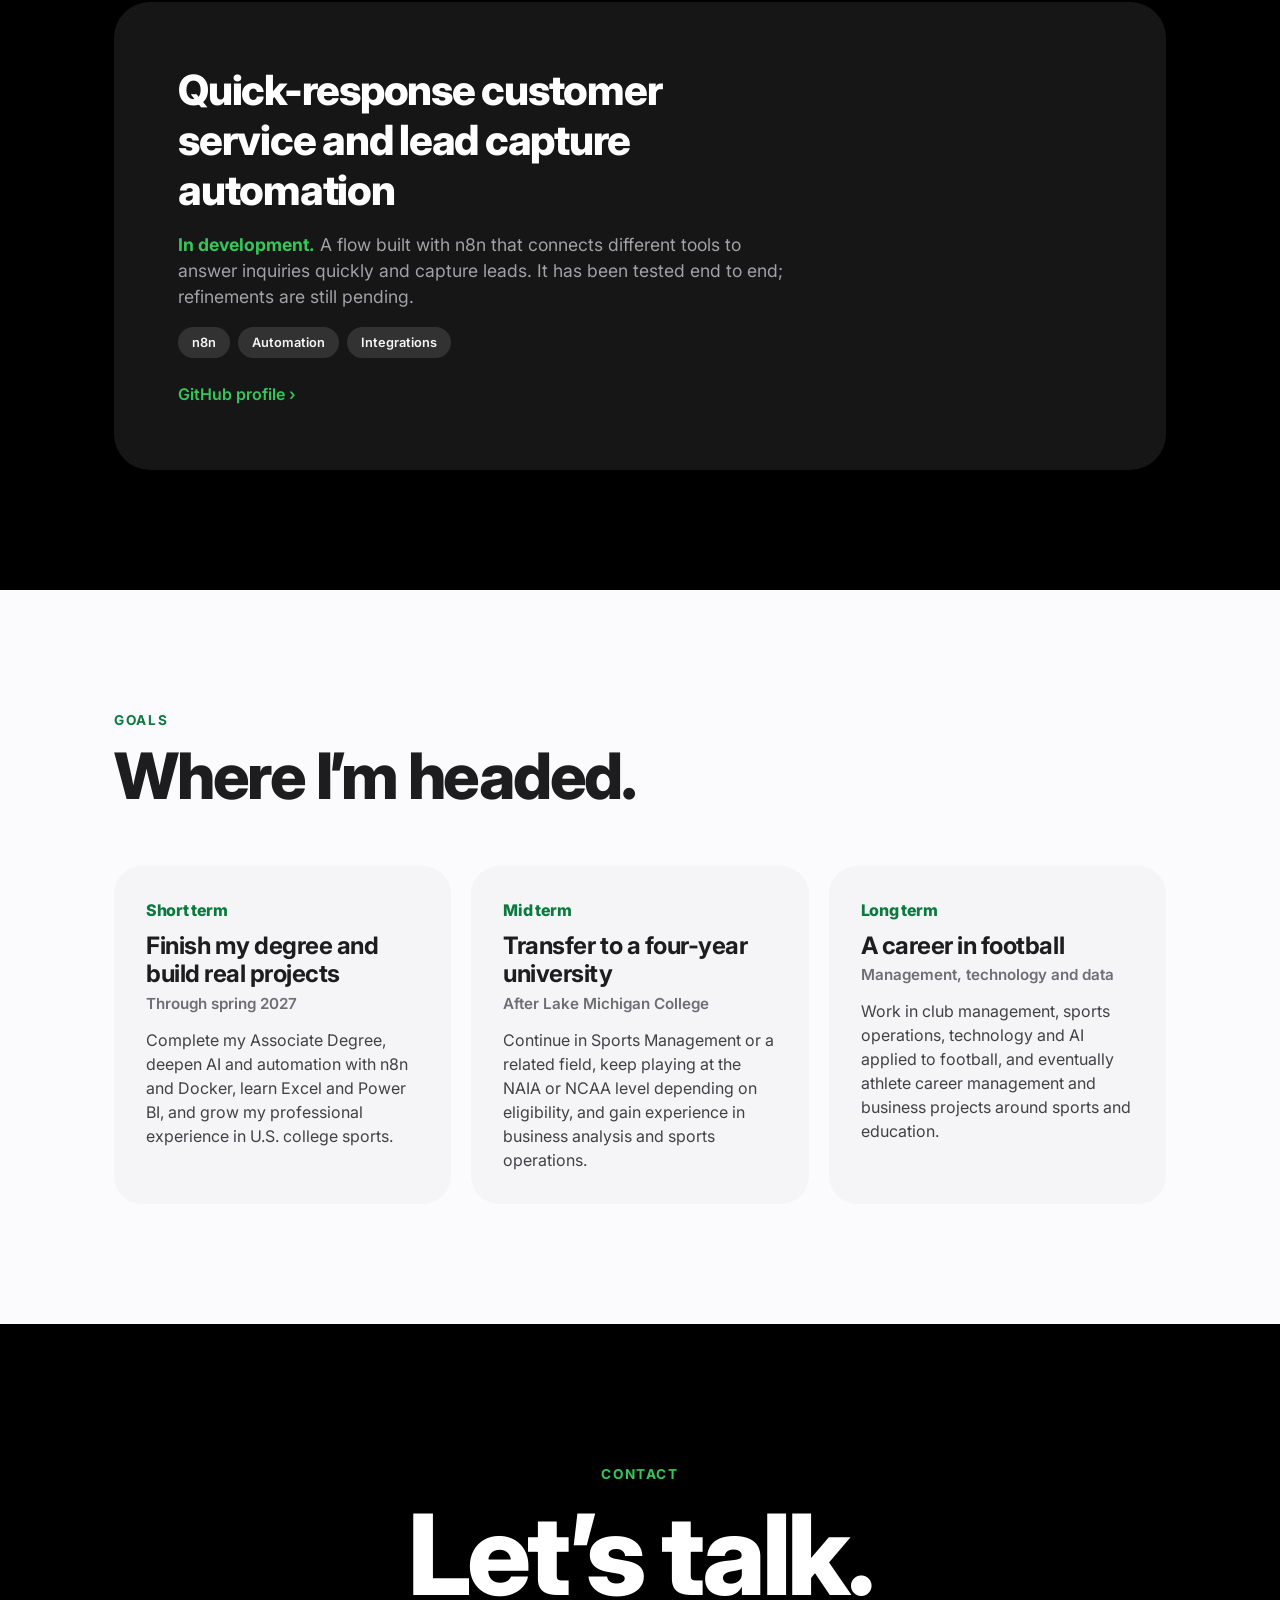
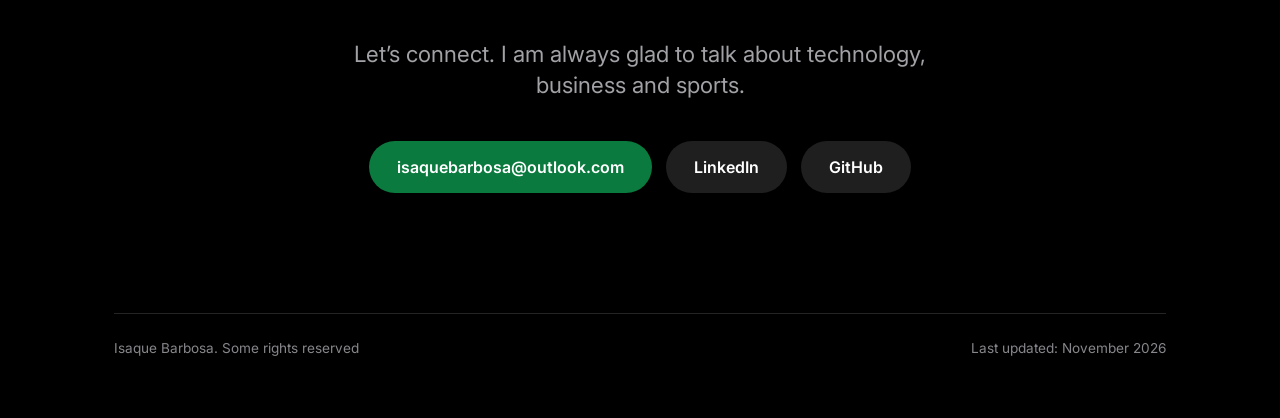
<file: en/index.html>
<!DOCTYPE html>
<!--
  ================================================================
  CURRÍCULO ONLINE / PORTFÓLIO — ISAQUE BARBOSA
  Esta é a página em inglês (secundária). A versão irmã está em: index.html (pasta principal)

  COMO EDITAR (sem precisar de programação avançada):
   • Textos: procure o texto aqui no HTML e troque direto.
   • Nova experiência, projeto ou meta: copie um bloco inteiro
     (um <li> ou <article>) e cole logo abaixo do original.
   • Cores, fontes e espaçamentos: arquivo css/site.css (variáveis no topo).
   • Fotos: pasta img/. Se trocar uma foto, mantenha o mesmo nome do arquivo.
   • Ao mudar um texto, lembre de mudar também na página do outro idioma.
   • Ordem da página: topo, três pilares, esporte, experiência,
     formação, habilidades, projetos, metas e contato.
  ================================================================
-->
<html lang="en">
<head>
  <meta charset="UTF-8">
  <meta name="viewport" content="width=device-width, initial-scale=1.0, viewport-fit=cover">
  <title>Isaque Barbosa | Technology, Business &amp; Sports</title>
  <!-- SEO: título e descrição que aparecem no Google -->
  <meta name="description" content="Isaque Barbosa: systems analyst, business administration student and college soccer captain. Technology, business and sports.">
  <meta name="theme-color" content="#fbfbfd">
  <!-- Idiomas: avisa o Google qual é a página em cada idioma -->
  <link rel="canonical" href="https://preeminent-beignet-466def.netlify.app/en/">
  <link rel="alternate" hreflang="pt-BR" href="https://preeminent-beignet-466def.netlify.app/">
  <link rel="alternate" hreflang="en" href="https://preeminent-beignet-466def.netlify.app/en/">
  <link rel="alternate" hreflang="x-default" href="https://preeminent-beignet-466def.netlify.app/">
  <!-- Pré-visualização ao compartilhar o link (LinkedIn, WhatsApp...) -->
  <meta property="og:type" content="website">
  <meta property="og:title" content="Isaque Barbosa | Technology, Business &amp; Sports">
  <meta property="og:description" content="Isaque Barbosa: systems analyst, business administration student and college soccer captain. Technology, business and sports.">
  <meta property="og:url" content="https://preeminent-beignet-466def.netlify.app/en/">
  <meta property="og:image" content="https://preeminent-beignet-466def.netlify.app/img/og.jpg">
  <meta property="og:locale" content="en_US">
  <!-- Fonte Inter (Google Fonts) -->
  <link rel="preconnect" href="https://fonts.googleapis.com">
  <link rel="preconnect" href="https://fonts.gstatic.com" crossorigin>
  <link href="https://fonts.googleapis.com/css2?family=Inter:wght@400;500;600;700;800&display=swap" rel="stylesheet">
  <!-- Todo o visual do site está neste arquivo CSS -->
  <link rel="stylesheet" href="../css/site.css">
  <!-- Marca a página como "com JavaScript": as animações de entrada só são escondidas se o JS funcionar -->
  <script>document.documentElement.className+=' js'</script>
  <!-- Menu do celular e animações ao rolar a página -->
  <script src="../js/site.js" defer></script>
</head>
<body>
  <!-- MENU FIXO NO TOPO: nome, links das seções e bandeiras para trocar de idioma -->
  <header class="nav"><div class="wrap">
    <a class="logo" href="#top">Isaque Barbosa</a>
    <button class="menu-toggle" type="button" aria-expanded="false" aria-controls="menu" aria-label="Menu">☰</button>
    <nav aria-label="Menu"><ul id="menu"><li><a href="#experiencia">Experience</a></li><li><a href="#formacao">Education</a></li><li><a href="#habilidades">Skills</a></li><li><a href="#projetos">Projects</a></li><li><a href="#esporte">Sports</a></li><li><a href="#contato">Contact</a></li><li class="lang"><a class="bandeira" href="../" hreflang="pt-BR" lang="pt-BR" aria-label="Português (Brasil)" title="Português"><svg viewBox="0 0 28 20" aria-hidden="true"><rect width="28" height="20" fill="#009c3b"/><path d="M14 2.5 25 10 14 17.5 3 10Z" fill="#ffdf00"/><circle cx="14" cy="10" r="4.2" fill="#002776"/></svg></a><a class="bandeira" href="./" hreflang="en" lang="en" aria-label="English (USA)" title="English" aria-current="true"><svg viewBox="0 0 28 20" aria-hidden="true"><rect width="28" height="20" fill="#fff"/><rect y="0.00" width="28" height="1.54" fill="#b22234"/><rect y="3.08" width="28" height="1.54" fill="#b22234"/><rect y="6.15" width="28" height="1.54" fill="#b22234"/><rect y="9.23" width="28" height="1.54" fill="#b22234"/><rect y="12.31" width="28" height="1.54" fill="#b22234"/><rect y="15.38" width="28" height="1.54" fill="#b22234"/><rect y="18.46" width="28" height="1.54" fill="#b22234"/><rect width="12" height="10.8" fill="#3c3b6e"/></svg></a></li></ul></nav>
  </div></header>

  <!-- CONTEÚDO PRINCIPAL -->
  <main id="top">
  <!-- 1) TOPO: título grande, frase de apresentação, botões e retrato -->
  <section class="hero"><div class="wrap">
    <div>
      <h1>Technology.<br>Business.<br><span class="grad">Sports.</span></h1>
      <p class="lead">Systems analyst, business administration student and college soccer captain. A bridge between technology, management and the game.</p>
      <div class="acoes">
        <a class="btn" href="#contato">Contact me</a>
        <a class="link" href="#experiencia">See experience ›</a>
        <!-- Para ativar o currículo em PDF, coloque o arquivo em cv/Isaque-Barbosa-CV.pdf e remova os marcadores:
        <a class="link" href="../cv/Isaque-Barbosa-CV.pdf" download>Download CV ↓</a>
        -->
      </div>
    </div>
    <!-- Retrato: para trocar a foto, substitua o arquivo img/retrato.jpg -->
    <div class="retrato"><img src="../img/retrato.jpg" alt="Portrait of Isaque in the Red Hawks uniform" width="772" height="945"></div>
  </div></section>

  <!-- 2) TRÊS PILARES: texto de apresentação, cartões de Tecnologia/Negócios/Esporte e destaques -->
  <section style="padding-top:40px"><div class="wrap">
    <div class="intro"><div><h2 class="rv">Three worlds. One direction.</h2></div><p class="rv">I am <strong>Isaque Barbosa</strong>, a systems analyst by training, a <strong>business administration</strong> student and the captain of the Lake Michigan College soccer team.  I combine <strong>technology, business and sports</strong> to build solutions, improve processes and contribute to the football industry. My path as an international student-athlete taught me leadership, discipline, communication and how to work across cultures. I made the Dean’s List at Lake Michigan College.</p></div>
    <!-- Cada link <a class="pilar"> é um cartão; o href leva à seção correspondente -->
    <div class="pilares"><a class="pilar p1 rv" href="#habilidades"><div><h3>Technology</h3><p>Systems analysis and development, databases and AI automation.</p></div><span>See skills ›</span></a><a class="pilar p2 rv" href="#formacao"><div><h3>Business</h3><p>Business administration and management in the U.S., focused on processes and decisions.</p></div><span>See education ›</span></a><a class="pilar p3 rv" href="#esporte"><div><h3>Sports</h3><p>College soccer captain: competition, leadership and discipline every day.</p></div><span>See sports ›</span></a></div>
    <!-- Destaques rápidos: cada <li> tem um valor em negrito <b> e uma legenda -->
    <ul class="stats"><li class="rv"><b>Captain</b><span>of the soccer team</span></li><li class="rv"><b>Dean’s List</b><span>Lake Michigan College</span></li><li class="rv"><b>2</b><span>higher-ed programs</span></li><li class="rv"><b>3</b><span>languages</span></li></ul>
  </div></section>

  <!-- 3) ESPORTE (fundo escuro): texto sobre o futebol, qualidades e galeria de fotos -->
  <section class="dark" id="esporte"><div class="wrap">
    <div class="esp-top"><div><p class="kicker rv">Sports</p><h2 class="rv">Inside the game.</h2></div><div class="rv"><p style="font-size:1.1rem">Soccer is part of my identity and of my career plan. I am a student-athlete and <strong>team captain</strong> at Lake Michigan College, playing as a defensive midfielder, full-back and center back. I also competed in cross country. Seeing the game from the inside shapes how I think about its management, organization and technology.</p><ul class="pills"><li>Leadership</li><li>Teamwork</li><li>Communication</li><li>Discipline</li><li>Resilience</li><li>Multicultural teams</li></ul></div></div>
    <!-- Galeria: três fotos (time, jogo, cross country). Sempre preencha o alt, que descreve a imagem -->
    <div class="galeria">
      <figure class="g1 rv"><img src="../img/time.jpg" alt="Lake Michigan College (Red Hawks) soccer team before a match" width="1226" height="817" loading="lazy"></figure>
      <figure class="g2 rv"><img src="../img/jogo.jpg" alt="Isaque playing for the Red Hawks" width="630" height="945" loading="lazy"></figure>
      <figure class="g3 rv"><img src="../img/cross.jpg" alt="Isaque at a cross country race for LMC" width="446" height="718" loading="lazy"></figure>
    </div>
  </div></section>

  <!-- 4) EXPERIÊNCIA PROFISSIONAL: linha do tempo, da mais recente para a mais antiga -->
  <section id="experiencia"><div class="wrap"><p class="kicker rv">Experience</p><h2 class="rv">Where I learned to work.</h2>
    <!-- Cada <li> é uma experiência: ano, empresa, cargo, descrição e etiquetas. Copie um <li> para adicionar outra -->
    <ul class="linha"><li class="rv"><span class="ano">2026</span><div><h3>Lake Michigan College</h3><p class="role">On-Campus Student Worker · Student Well-Being &amp; Accessibility</p><p>Supported the department’s administrative work, scheduling of counseling appointments, the Red Hawks Refuel Pantry and Snack Shacks, university events and visual materials made in Canva. Also help with game-day operations at college basketball games.</p><ul class="pills"><li>Administration</li><li>Events</li><li>Canva</li><li>Student support</li></ul></div></li><li class="rv"><span class="ano">2023-2025</span><div><h3>Jabil do Brasil</h3><p class="role">IT Intern / Technical Support Assistant</p><p>Hardware and software support, access administration, digital files and databases, user documentation, and web applications built on the Mendix low-code platform, with CSS adjustments and UX/UI improvements.</p><ul class="pills"><li>Technical support</li><li>Mendix</li><li>CSS</li><li>UX/UI</li><li>Databases</li></ul></div></li><li class="rv"><span class="ano">2022</span><div><h3>Transdata</h3><p class="role">Technical Support Assistant</p><p>Technical support for customers across Brazil, device and software troubleshooting, updates to web portals, and training materials and documentation.</p><ul class="pills"><li>Customer support</li><li>Troubleshooting</li><li>Documentation</li></ul></div></li></ul>
    </div></section>

  <!-- 5) FORMAÇÃO ACADÊMICA (fundo cinza claro) -->
  <section class="gray" id="formacao"><div class="wrap"><p class="kicker rv">Education</p><h2 class="rv">Two fields. One profile.</h2><p class="rv" style="margin-top:20px;max-width:60ch;color:var(--mut)">My education combines <strong>technology</strong> and <strong>business</strong>. I am finishing an Associate Degree in Business Administration and Management in the U.S., after completing a technologist degree in Systems Analysis and Development in Brazil.</p>
    
    <!-- Cada <li class="card"> é um curso: tipo/status, nome e instituição -->
    <ul class="grade"><li class="card rv"><span class="tipo">Associate degree · In progress · Expected spring 2027</span><h3>Business Administration and Management</h3><p>Lake Michigan College, USA</p></li><li class="card rv"><span class="tipo">Technologist degree · Completed June 2025</span><h3>Systems Analysis and Development</h3><p>Descomplica Faculdade Digital, Brazil</p></li><li class="card rv"><span class="tipo">Technical · 2023-2024</span><h3>Systems Development</h3><p>SENAI, Brazil</p></li><li class="card rv"><span class="tipo">Technical · 2020-2022</span><h3>Internet Informatics / Web Development</h3><p>SENAI, Brazil</p></li></ul>
    <div class="grade" style="margin-top:20px">
      <!-- Cartão de idiomas: cada <li> é um idioma e seu nível -->
      <div class="card card--larga rv"><h3>Languages</h3><ul class="lista"><li>Portuguese<span>Native</span></li><li>English<span>Fluent</span></li><li>Spanish<span>Advanced</span></li></ul></div></div>
  </div></section>

  <!-- 6) HABILIDADES: cartões agrupados por área; cada <li> dentro de .pills é uma etiqueta -->
  <section id="habilidades"><div class="wrap"><p class="kicker rv">Skills</p><h2 class="rv">What I work with.</h2>
    <div class="habil"><div class="card rv"><h3>Programming &amp; development</h3><ul class="pills"><li>JavaScript</li><li>C#</li><li>HTML5</li><li>CSS3</li><li>React Native</li><li>Web development</li></ul></div><div class="card rv"><h3>Databases</h3><ul class="pills"><li>MySQL</li><li>Microsoft SQL Server</li><li>Data organization</li></ul></div><div class="card rv"><h3>AI &amp; automation (early practical experience)</h3><ul class="pills"><li>n8n</li><li>Docker</li><li>AI agents</li><li>Process automation</li><li>Tool integrations</li></ul></div><div class="card rv"><h3>Tools</h3><ul class="pills"><li>Mendix</li><li>Canva</li><li>Figma</li></ul></div><div class="card rv"><h3>Learning next</h3><ul class="pills"><li>Excel</li><li>Power BI</li><li>AI agents</li></ul></div></div>
    </div></section>

  <!-- 7) PROJETOS (fundo escuro): cada <article class="proj"> é um projeto. Copie para adicionar outro -->
  <section class="dark" id="projetos"><div class="wrap"><p class="kicker rv">Projects</p><h2 class="rv">What I’m building.</h2><article class="proj rv">
        <!-- Adicione um print em img/projeto-n8n.jpg e remova os marcadores:
        <img src="../img/projeto-n8n.jpg" alt="Quick-response customer service and lead capture automation" width="640" height="400" loading="lazy">
        -->
        <h3>Quick-response customer service and lead capture automation</h3><p><span class="projeto-status">In development.</span> A flow built with n8n that connects different tools to answer inquiries quickly and capture leads. It has been tested end to end; refinements are still pending.</p><ul class="pills"><li>n8n</li><li>Automation</li><li>Integrations</li></ul><a class="link" href="https://github.com/IsaqueBar21" target="_blank" rel="noopener noreferrer">GitHub profile ›</a></article></div></section>

  <!-- 8) METAS: curto, médio e longo prazo (cada <li class="meta"> é uma etapa) -->
  <section id="metas"><div class="wrap"><p class="kicker rv">Goals</p><h2 class="rv">Where I’m headed.</h2><ul class="metas"><li class="meta rv"><span class="ano">Short term</span><h3>Finish my degree and build real projects</h3><p class="role">Through spring 2027</p><p>Complete my Associate Degree, deepen AI and automation with n8n and Docker, learn Excel and Power BI, and grow my professional experience in U.S. college sports.</p></li><li class="meta rv"><span class="ano">Mid term</span><h3>Transfer to a four-year university</h3><p class="role">After Lake Michigan College</p><p>Continue in Sports Management or a related field, keep playing at the NAIA or NCAA level depending on eligibility, and gain experience in business analysis and sports operations.</p></li><li class="meta rv"><span class="ano">Long term</span><h3>A career in football</h3><p class="role">Management, technology and data</p><p>Work in club management, sports operations, technology and AI applied to football, and eventually athlete career management and business projects around sports and education.</p></li></ul></div></section>
  </main>

  <!-- 9) CONTATO E RODAPÉ: e-mail, LinkedIn, GitHub e data da última atualização -->
  <footer class="dark contato" id="contato"><div class="wrap">
    <p class="kicker rv">Contact</p>
    <h2 class="rv" style="margin:0 auto">Let’s talk.</h2>
    <p class="lead rv">Let’s connect. I am always glad to talk about technology, business and sports.</p>
    <!-- Botões de contato: altere os links aqui se mudar de e-mail ou perfil -->
    <div class="acoes rv">
      <a class="btn" href="mailto:isaquebarbosa@outlook.com">isaquebarbosa@outlook.com</a>
      <a class="btn alt" href="https://www.linkedin.com/in/isaque-barbosa2021dev/" target="_blank" rel="noopener noreferrer">LinkedIn</a>
      <a class="btn alt" href="https://github.com/IsaqueBar21" target="_blank" rel="noopener noreferrer">GitHub</a>
    </div>
    <!-- Atualize a data de "última atualização" sempre que mexer no site -->
    <div class="rodape"><span>Isaque Barbosa. Some rights reserved</span><span>Last updated: November 2026</span></div>
  </div></footer>
</body>
</html>
</file>
<file: css/site.css>
/* ==================================================================
   CSS DO SITE — ISAQUE BARBOSA
   Como está organizado: 1) variáveis  2) base  3) menu  4) topo  5) seções  6) animações  7) celular  8) impressão
   Para mudar o visual do site inteiro, comece pelas VARIÁVEIS logo abaixo.
   ================================================================== */

/* 1) VARIÁVEIS (cores e medidas usadas no site todo) */
:root {
  /* --accent: verde de destaque em fundos claros (botões, títulos pequenos). --accent2: verde mais claro, para fundos escuros. */
  /* --bg/--bg2: fundos claros. --ink: cor do texto. --mut: texto secundário. --r: arredondamento dos cartões. --max: largura máxima. */
  --bg: #fbfbfd;
  --bg2: #f5f5f7;
  --ink: #1d1d1f;
  --mut: #6e6e73;
  --accent: #0b7a3e;
  --accent2: #34c759;
  --dark: #000;
  --dark2: #161617;
  --r: 28px;
  --max: 1100px;
}
/* 2) BASE: zera margens, define fonte e cores gerais */
* {
  box-sizing: border-box;
  margin: 0;
  padding: 0;
}
html {
  scroll-behavior: smooth;
  scroll-padding-top: 72px;
  -webkit-text-size-adjust: 100%;
}
body {
  font-family:
    -apple-system, BlinkMacSystemFont, "Inter", "Segoe UI", system-ui,
    sans-serif;
  background: var(--bg);
  color: var(--ink);
  line-height: 1.5;
  -webkit-font-smoothing: antialiased;
}
img {
  max-width: 100%;
  display: block;
}
ul {
  list-style: none;
}
a {
  color: inherit;
}
:focus-visible {
  outline: 2px solid var(--accent);
  outline-offset: 3px;
}
/* .wrap centraliza o conteúdo; section define o espaço vertical entre seções */
.wrap {
  max-width: var(--max);
  margin: 0 auto;
  padding: 0 24px;
}
section {
  padding: 120px 0;
}
/* .kicker = rótulo pequeno em maiúsculas acima de cada título; .dark = seções de fundo escuro; .pills = etiquetas arredondadas */
.kicker {
  color: var(--accent);
  font-weight: 700;
  font-size: 0.85rem;
  letter-spacing: 0.12em;
  text-transform: uppercase;
  margin-bottom: 12px;
}
h2 {
  font-size: clamp(2.2rem, 5.5vw, 4rem);
  line-height: 1.05;
  letter-spacing: -0.035em;
  font-weight: 800;
  max-width: 16ch;
}
h3 {
  font-size: 1.25rem;
  letter-spacing: -0.01em;
  line-height: 1.2;
}
.dark {
  background: var(--dark);
  color: #f5f5f7;
}
.dark .mut,
.dark p {
  color: #a1a1a6;
}
.dark h2,
.dark h3 {
  color: #fff;
}
.gray {
  background: var(--bg2);
}
.pills {
  display: flex;
  flex-wrap: wrap;
  gap: 8px;
  margin-top: 16px;
}
.pills li {
  font-size: 0.8rem;
  font-weight: 600;
  padding: 6px 14px;
  border-radius: 980px;
  background: rgba(120, 120, 128, 0.14);
}
.dark .pills li {
  background: rgba(255, 255, 255, 0.12);
  color: #f5f5f7;
}
/* 3) MENU FIXO: fundo translúcido com desfoque (efeito "vidro") */
.nav {
  position: fixed;
  inset: 0 0 auto;
  z-index: 50;
  background: rgba(251, 251, 253, 0.74);
  backdrop-filter: saturate(180%) blur(20px);
  -webkit-backdrop-filter: saturate(180%) blur(20px);
  border-bottom: 1px solid rgba(0, 0, 0, 0.08);
}
.nav .wrap {
  display: flex;
  align-items: center;
  justify-content: space-between;
  height: 52px;
}
.logo {
  font-weight: 800;
  letter-spacing: -0.02em;
  text-decoration: none;
}
.nav ul {
  display: flex;
  align-items: center;
  gap: 26px;
  font-size: 0.85rem;
}
.nav ul a {
  text-decoration: none;
  color: #424245;
  transition: color 0.2s;
}
.nav ul a:hover {
  color: var(--accent);
}
.lang {
  display: flex;
  gap: 8px;
  margin-left: 6px;
}
.bandeira svg {
  display: block;
  width: 26px;
  height: 18px;
  border-radius: 3px;
  box-shadow: 0 0 0 1px rgba(0, 0, 0, 0.2);
}
.bandeira:not([aria-current]) {
  opacity: 0.55;
}
.bandeira[aria-current] {
  outline: 2px solid var(--accent);
  outline-offset: 2px;
  border-radius: 3px;
}
.menu-toggle {
  display: none;
  background: none;
  border: 0;
  font-size: 1.5rem;
  cursor: pointer;
  color: var(--ink);
}
/* 4) TOPO (hero): título gigante que se adapta à tela (clamp), botão verde e retrato */
.hero {
  padding: 140px 0 80px;
  overflow: hidden;
}
.hero .wrap {
  display: grid;
  grid-template-columns: 1.25fr 0.75fr;
  gap: 48px;
  align-items: center;
}
.hero h1 {
  font-size: clamp(3rem, 8.4vw, 6.8rem);
  line-height: 0.98;
  letter-spacing: -0.045em;
  font-weight: 800;
}
.grad {
  background: linear-gradient(100deg, var(--accent), #2fc25b);
  -webkit-background-clip: text;
  background-clip: text;
  color: transparent;
}
.lead {
  font-size: clamp(1.1rem, 2vw, 1.4rem);
  color: var(--mut);
  max-width: 34ch;
  margin: 28px 0 36px;
  line-height: 1.4;
}
.acoes {
  display: flex;
  flex-wrap: wrap;
  gap: 14px;
  align-items: center;
}
.btn {
  display: inline-block;
  background: var(--accent);
  color: #fff;
  font-weight: 600;
  padding: 14px 28px;
  border-radius: 980px;
  text-decoration: none;
  transition:
    transform 0.2s,
    filter 0.2s;
}
.btn:hover {
  filter: brightness(1.08);
  transform: scale(1.03);
}
.link {
  font-weight: 600;
  color: var(--accent);
  text-decoration: none;
}
.link:hover {
  text-decoration: underline;
}
.retrato {
  background: linear-gradient(160deg, #f5f5f7, #e3e3e8);
  border-radius: 36px;
  overflow: hidden;
  aspect-ratio: 3/4;
  display: flex;
  align-items: flex-end;
  justify-content: center;
}
.retrato img {
  width: 100%;
  height: 100%;
  object-fit: cover;
  object-position: center top;
  mix-blend-mode: multiply;
}
/* 5) SEÇÕES — Pilares: três cartões coloridos (preto, cinza e verde) e a faixa de destaques */
.intro {
  display: flex;
  flex-wrap: wrap;
  gap: 24px 64px;
  justify-content: space-between;
  align-items: end;
  margin-bottom: 56px;
}
.intro p {
  max-width: 46ch;
  color: var(--mut);
  font-size: 1.1rem;
}
.pilares {
  display: grid;
  grid-template-columns: repeat(3, 1fr);
  gap: 20px;
}
.pilar {
  border-radius: var(--r);
  padding: 36px;
  min-height: 340px;
  display: flex;
  flex-direction: column;
  justify-content: space-between;
  text-decoration: none;
  transition: transform 0.35s cubic-bezier(0.2, 0.7, 0.2, 1);
}
.pilar:hover {
  transform: translateY(-6px);
}
.pilar h3 {
  font-size: clamp(1.8rem, 3vw, 2.4rem);
  font-weight: 800;
  letter-spacing: -0.03em;
  margin-bottom: 12px;
}
.pilar p {
  font-size: 1rem;
  line-height: 1.4;
}
.pilar span {
  font-weight: 600;
  margin-top: 24px;
}
.p1 {
  background: #000;
  color: #fff;
}
.p1 p {
  color: #a1a1a6;
}
.p2 {
  background: var(--bg2);
}
.p2 p {
  color: var(--mut);
}
.p3 {
  background: var(--accent);
  color: #fff;
}
.p3 p {
  color: rgba(255, 255, 255, 0.85);
}
.stats {
  display: grid;
  grid-template-columns: repeat(4, 1fr);
  gap: 20px;
  margin-top: 80px;
}
.stats li {
  border-top: 2px solid var(--ink);
  padding-top: 16px;
}
.stats b {
  display: block;
  font-size: clamp(1.6rem, 3.2vw, 2.6rem);
  font-weight: 800;
  letter-spacing: -0.03em;
  line-height: 1.1;
}
.stats span {
  color: var(--mut);
  font-size: 0.95rem;
}
/* Esporte: texto em duas colunas e galeria em grade (a foto do time ocupa 2 colunas, a do jogo ocupa 2 linhas) */
.esp-top {
  display: grid;
  grid-template-columns: 1fr 1fr;
  gap: 48px;
  align-items: end;
  margin-bottom: 48px;
}
.galeria {
  display: grid;
  grid-template-columns: repeat(3, 1fr);
  grid-template-rows: 330px 330px;
  gap: 16px;
}
.galeria figure {
  border-radius: var(--r);
  overflow: hidden;
  background: #161617;
}
.galeria img {
  width: 100%;
  height: 100%;
  object-fit: cover;
  transition: transform 0.8s cubic-bezier(0.2, 0.7, 0.2, 1);
}
.galeria figure:hover img {
  transform: scale(1.04);
}
.g1 {
  grid-column: 1/3;
}
.g2 {
  grid-column: 3;
  grid-row: 1/3;
}
.g3 img {
  object-position: center 20%;
}
.g1 img {
  object-position: center 35%;
}
/* Experiência: linha do tempo — ano à esquerda, detalhes à direita */
.linha {
  margin-top: 56px;
}
.linha > li {
  display: grid;
  grid-template-columns: 150px 1fr;
  gap: 24px;
  padding: 36px 0;
  border-top: 1px solid rgba(0, 0, 0, 0.14);
}
.ano {
  font-size: 1.5rem;
  font-weight: 800;
  letter-spacing: -0.02em;
  color: var(--accent);
}
.role {
  color: var(--mut);
  font-size: 0.95rem;
  margin: 4px 0 12px;
  font-weight: 600;
}
.linha p:not(.role) {
  max-width: 62ch;
  color: #424245;
}
/* Cartões da formação e das habilidades */
.grade {
  display: grid;
  grid-template-columns: repeat(2, 1fr);
  gap: 20px;
  margin-top: 56px;
}
.card {
  background: #fff;
  border-radius: var(--r);
  padding: 32px;
}
.gray .card {
  background: #fff;
}
.tipo {
  color: var(--accent);
  font-size: 0.78rem;
  font-weight: 700;
  letter-spacing: 0.06em;
  text-transform: uppercase;
}
.card h3 {
  margin: 8px 0 6px;
  font-size: 1.4rem;
}
.card p {
  color: var(--mut);
}
.lista li {
  display: flex;
  justify-content: space-between;
  padding: 10px 0;
  border-top: 1px solid rgba(0, 0, 0, 0.1);
}
.lista span {
  color: var(--mut);
}
.habil {
  display: grid;
  grid-template-columns: repeat(3, 1fr);
  gap: 20px;
  margin-top: 56px;
}
.habil .card {
  background: var(--bg2);
}
/* Projetos e metas */
.proj {
  margin-top: 56px;
  background: var(--dark2);
  border-radius: 36px;
  padding: clamp(28px, 5vw, 64px);
}
.proj h3 {
  font-size: clamp(1.6rem, 3.4vw, 2.6rem);
  letter-spacing: -0.03em;
  font-weight: 800;
  max-width: 20ch;
  margin-bottom: 16px;
}
.proj p {
  max-width: 56ch;
  font-size: 1.1rem;
}
.proj strong {
  color: var(--accent);
}
.proj .link {
  display: inline-block;
  margin-top: 24px;
  color: var(--accent2);
}
.metas {
  display: grid;
  grid-template-columns: repeat(3, 1fr);
  gap: 20px;
  margin-top: 56px;
}
.meta {
  border-radius: var(--r);
  padding: 32px;
  background: var(--bg2);
}
.meta .ano {
  font-size: 1rem;
}
.meta h3 {
  margin: 10px 0 4px;
  font-size: 1.5rem;
  letter-spacing: -0.02em;
}
.meta p:not(.role) {
  color: #424245;
}
/* Contato (rodapé escuro com título gigante) */
.contato {
  text-align: center;
  padding: 140px 0 60px;
}
.contato h2 {
  max-width: none;
  font-size: clamp(3rem, 9vw, 7rem);
}
.contato .lead {
  margin: 24px auto 40px;
  max-width: 44ch;
  color: #a1a1a6;
}
.contato .acoes {
  justify-content: center;
}
.btn.alt {
  background: rgba(255, 255, 255, 0.12);
}
.rodape {
  margin-top: 120px;
  padding-top: 24px;
  border-top: 1px solid rgba(255, 255, 255, 0.14);
  display: flex;
  flex-wrap: wrap;
  gap: 8px 24px;
  justify-content: space-between;
  color: #86868b;
  font-size: 0.85rem;
}
/* 6) ANIMAÇÕES: elementos .rv começam invisíveis e sobem suavemente ao aparecer (ver js/site.js). Desligadas para quem prefere menos movimento. */
.js .rv {
  opacity: 0;
  transform: translateY(28px);
  transition:
    opacity 0.9s cubic-bezier(0.2, 0.7, 0.2, 1),
    transform 0.9s cubic-bezier(0.2, 0.7, 0.2, 1);
}
.js .rv.on {
  opacity: 1;
  transform: none;
}
@media (prefers-reduced-motion: reduce) {
  html {
    scroll-behavior: auto;
  }
  .js .rv {
    opacity: 1;
    transform: none;
    transition: none;
  }
  * {
    transition: none !important;
  }
}
/* 7) CELULAR E TABLET: abaixo de 900px as colunas viram uma só e o menu vira botão ☰ */
@media (max-width: 900px) {
  section {
    padding: 80px 0;
  }
  .hero .wrap,
  .esp-top,
  .pilares,
  .metas,
  .habil,
  .grade {
    grid-template-columns: 1fr;
  }
  .hero {
    padding-top: 100px;
  }
  .retrato {
    max-width: 340px;
    aspect-ratio: 3/4;
  }
  .stats {
    grid-template-columns: repeat(2, 1fr);
  }
  .galeria {
    grid-template-columns: 1fr 1fr;
    grid-template-rows: auto;
  }
  .g1 {
    grid-column: 1/3;
    aspect-ratio: 3/2;
  }
  .g2 {
    grid-column: 1/2;
    grid-row: auto;
    aspect-ratio: 3/4;
  }
  .g3 {
    aspect-ratio: 3/4;
  }
  .linha > li {
    grid-template-columns: 1fr;
    gap: 8px;
  }
  .menu-toggle {
    display: block;
  }
  .nav ul {
    display: none;
    position: absolute;
    top: 52px;
    left: 0;
    right: 0;
    flex-direction: column;
    align-items: stretch;
    gap: 0;
    background: rgba(251, 251, 253, 0.96);
    padding: 12px 24px 20px;
    border-bottom: 1px solid rgba(0, 0, 0, 0.08);
  }
  .nav ul.aberto {
    display: flex;
  }
  .nav li a {
    display: block;
    padding: 12px 0;
  }
  .nav .lang {
    margin: 8px 0 0;
  }
}
/* 8) IMPRESSÃO: esconde o menu e remove fundos escuros para economizar tinta */
@media print {
  .nav,
  .acoes,
  .menu-toggle {
    display: none;
  }
  section {
    padding: 24px 0;
  }
  .dark,
  .proj,
  .p1,
  .p3 {
    background: #fff !important;
    color: #000 !important;
  }
  .js .rv {
    opacity: 1;
    transform: none;
  }
}

/* Ajustes de cor em fundos escuros: usa o verde mais claro (--accent2) para manter o contraste */
.dark .kicker,
.dark .ano,
.dark .link {
  color: var(--accent2);
}
/* Status do projeto ("Em desenvolvimento") */
.proj .projeto-status {
  color: var(--accent2);
  font-weight: 700;
}
/* Cartão que ocupa a largura toda da grade (usado no cartão de idiomas) */
.card--larga {
  grid-column: 1/-1;
}
</file>
